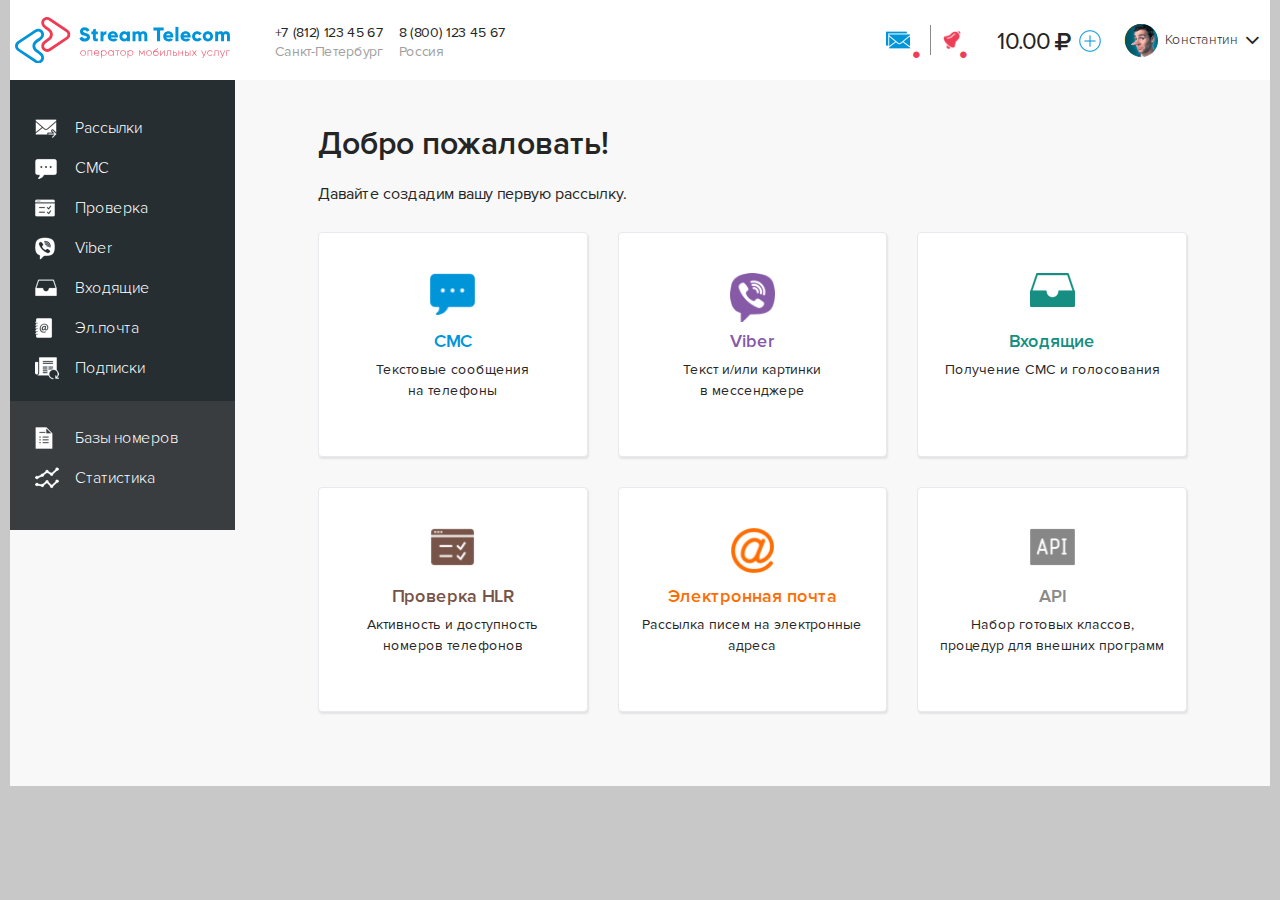
<file: StreamTelecom-git/index.html>
<!DOCTYPE html>
<html lang="en">
<head>
	<meta charset="UTF-8">
	<title>Start page 23</title>
	<meta name="robots" content="index, follow">
	<meta name="viewport" content="width=device-width, initial-scale=1.0, shrink-to-fit=no">
	<meta http-equiv="x-ua-compatible" content="ie=edge">
	<link rel="stylesheet" href="assets/css/spook.css"/>
	<link rel="stylesheet" href="assets/css/style.css"/>
	<script src="assets/js/modernizr-custom.js" type="javascript"></script>
</head>
<body>

<div class="container grid-xl">
	<header>
		<div class="logobox leftboxer">
			<a href="#" class="logobox"><img src="images/logo-st-300x65.svg" alt="logo"></a>
		</div>
		<div class="userbox rightboxer">
			<div class="phones">
				<span>+7 (812) 123 45 67<dfn>Санкт-Петербург</dfn></span>
				<span>8 (800) 123 45 67<dfn>Россия</dfn></span>
			</div>
			<div class="usermenu">
				<span>
					<img class="mbri-user" src="images/user.jpg" alt="user">
					Константин
				</span>
				<i class="fa fa-angle-down"></i>
			</div>
			<div class="payinfo">
				<span>10.00</span>
				<i class="fa fa-rub"></i>
			</div>
			<div class="communion">
				<span class="u-mess"></span>
				<span class="u-bell"></span>
			</div>
		</div>
	</header>

	<main>
		<div class="sidebox leftboxer">
			<div class="sidebar">
				<ul class="menu-links menu-homepage">
					<li class="menu-link respond"><a href="#">Рассылки</a></li>
					<li class="menu-link sms"><a href="#">СМС</a></li>
					<li class="menu-link hlr"><a href="#">Проверка</a></li>
					<li class="menu-link viber" ><a href="#">Viber</a></li>
					<li class="menu-link inbox"><a href="#">Входящие</a></li>
					<li class="menu-link mail"><a href="#">Эл.почта</a></li>
					<li class="menu-link subscr" ><a href="#">Подписки</a></li>
				</ul>
			</div>
			<div class="sidebar">
				<ul class="menu-links menu-homepage">
					<li class="menu-link base"><a href="#">Базы номеров</a></li>
					<li class="menu-link stat"><a href="#">Статистика</a></li>
				</ul>
			</div>
		</div>
		<div class="mainbox rightboxer">
			<div class="contenido">
				<h1>Добро пожаловать!</h1>
				<p>Давайте создадим вашу первую рассылку.</p>

				<div class="cards">
					<div class="wrapcard">
						<div class="card -sms">
							<figure><img src="assets/img/icons/sms.png" alt="sms"></figure>
							<h2>СМС</h2>
							<p>Текстовые сообщения на&nbsp;телефоны</p>
							<a class="linker" href="#">&nbsp;</a>
						</div>
					</div>

					<div class="wrapcard">
						<div class="card -viber">
							<figure><img src="assets/img/icons/viber.png" alt="sms"></figure>
							<h2>Viber</h2>
							<p>Текст и/или картинки в&nbsp;мессенджере</p>
							<a class="linker" href="#">&nbsp;</a>
						</div>
					</div>

					<div class="wrapcard">
						<div class="card -inbox">
							<figure><img src="assets/img/icons/inbox.png" alt="sms"></figure>
							<h2>Входящие</h2>
							<p>Получение СМС и&nbsp;голосования</p>
							<a class="linker" href="#">&nbsp;</a>
						</div>
					</div>

					<div class="wrapcard">
						<div class="card -hlr">
							<figure><img src="assets/img/icons/hlr.png" alt="sms"></figure>
							<h2>Проверка HLR</h2>
							<p>Активность и доступность номеров телефонов</p>
							<a class="linker" href="#">&nbsp;</a>
						</div>
					</div>

					<div class="wrapcard">
						<div class="card -email">
							<figure><img src="assets/img/icons/email.png" alt="sms"></figure>
							<h2>Электронная почта</h2>
							<p>Рассылка писем на&nbsp;электронные адреса</p>
							<a class="linker" href="#">&nbsp;</a>
						</div>
					</div>

					<div class="wrapcard">
						<div class="card -api">
							<figure><img src="assets/img/icons/api.png" alt="sms"></figure>
							<h2>API</h2>
							<p>Набор готовых классов, процедур для&nbsp;внешних программ</p>
							<a class="linker" href="#">&nbsp;</a>
						</div>
					</div>

				</div>
			</div>
		</div>
	</main>
</div><!-- // .container.grid-xl -->

<script src="assets/jquery/jquery-2.2.2.min.js"></script>
<script src="assets/js/script.js"></script>
</body>
</html>
</file>
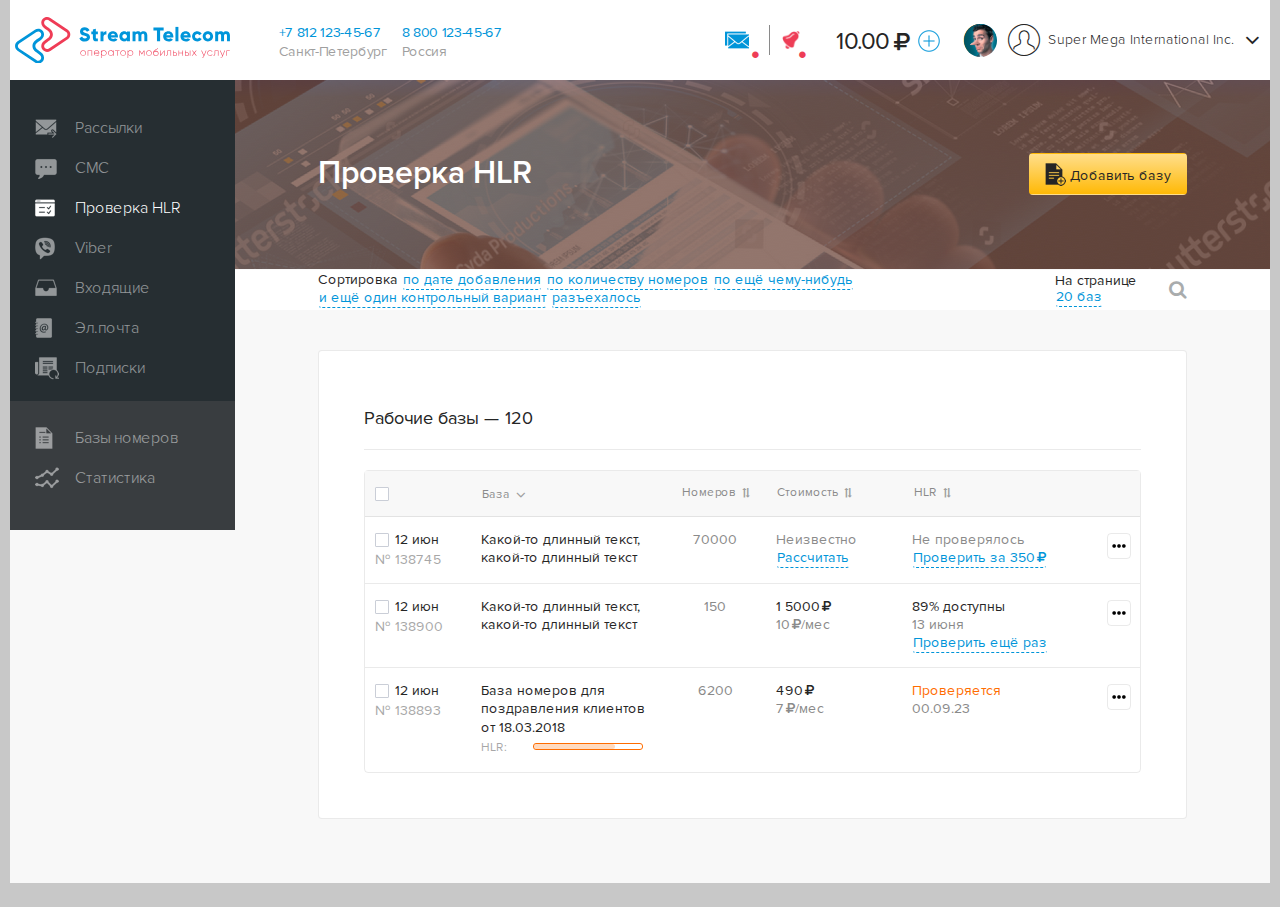
<file: StreamTelecom-git/hlr.html>
<!DOCTYPE html>
<!-- язык ru -->
<html lang="ru">
<head>
	<meta charset="UTF-8">
	<title>HLR</title>
	<meta name="robots" content="index, follow">
	<meta name="viewport" content="width=device-width, initial-scale=1.0, shrink-to-fit=no">
	<meta http-equiv="x-ua-compatible" content="ie=edge">
	<link rel="stylesheet" href="assets/css/spook.css"/>
	<link rel="stylesheet" href="assets/css/style.css"/>
	<!-- стандартный type  -->
	<script src="assets/js/modernizr-custom.js" type="text/javascript"></script>

</head>
<body>

<div class="container grid-xl">
	<header>
		<div class="logobox leftboxer">
			<a href="#" class="logobox"><img src="images/logo-st-300x65.svg" alt="logo"></a>
		</div>
		<div class="userbox rightboxer">
			<div class="phones">
				<!-- телефон отделил бы тегом явно, возможно добавив семантики немного и форматирования  -->
				<span><a href="tel:+78121234567">+7 812 123-45-67</a><dfn>Санкт-Петербург</dfn></span>
				<span><a href="tel:88001234567">8 800 123-45-67</a><dfn>Россия</dfn></span>
			</div>
			<div class="usermenu">
				<!-- если это usermenu и в нём может быть много пунктов, то нужно показать, как будет выглядеть выпадайка с несколькими пунктами; или же fa-angle-down там не нужен -->
				<span>
					<!-- если лого выше в svg, то может быть есть смысл позаботиться и намекнуть,
						как поддерживать ретину в фотках профиля, которые будут загружаться в джипег-->
					<img class="mbri-user" src="images/user.jpg" alt="user" />
					<!-- добавил спан и всё сломалось! так нельзя: добавление любого стандартного тега без класса/дива не должно приводить к изменению функционала или результирующей картинки, а должно давать предсказуемое поведение -->
					<span>Super Mega International Inc.</span>
				</span>
				<i class="fa fa-angle-down"></i>
			</div>
			<div class="payinfo">
				<span>10.00</span>
				<i class="fa fa-rub"></i>
			</div>
			<div class="communion">
				<span class="u-mess"></span>
				<span class="u-bell"></span>
			</div>
		</div>
	</header>
	<main>
		<div class="sidebox leftboxer">
			<div class="sidebar">
				<ul class="menu-links">
					<!-- кто отвечает за дизайн? при таких цветах ссылки выглядят выключенными, а не просто неактивными -->
					<li class="menu-link respond"><a href="#">Рассылки</a></li>
					<li class="menu-link sms"><a href="#">СМС</a></li>
					<li class="menu-link hlr active"><a href="#">Проверка HLR</a></li>
					<li class="menu-link viber" ><a href="#">Viber</a></li>
					<li class="menu-link inbox"><a href="#">Входящие</a></li>
					<li class="menu-link mail"><a href="#">Эл.почта</a></li>
					<li class="menu-link subscr" ><a href="#">Подписки</a></li>
				</ul>
			</div>
			<div class="sidebar">
				<!-- кто отвечает за дизайн? серое на сером, очень низкая контрастность + тонкий шрифт, так нельзя -->
				<ul class="menu-links">
					<li class="menu-link base"><a href="#">Базы номеров</a></li>
					<li class="menu-link stat"><a href="#">Статистика</a></li>
				</ul>
			</div>
		</div>
		<div class="mainbox rightboxer">
			<div class="herobox hb-hlr">
				<!-- состояния типа ховера планируются? -->
				<h1>Проверка HLR<button class="btn btn-yellow btn-resp">Добавить базу</button></h1>
			</div>
			<div class="filter">
				<div class="filter-content">
					<div class="fbox">
						<!-- вот я попробовал расширить и сделал несколько сортировок, это ожидаемый результат? какая сейчас включена непонятно -->
						Сортировка <button class="btn btn-link clean">по дате добавления</button>
						<button class="btn btn-link clean">по количеству номеров</button>
						<button class="btn btn-link clean">по ещё чему-нибудь</button>
						<button class="btn btn-link clean">и ещё один контрольный вариант</button>
						<button class="btn btn-link clean">разъехалось</button>
					</div>
					<div class="fbox">
						<!-- если есть управление пагинатором, то гда сам пагинатор?  -->
						На странице <button class="btn btn-link clean">20 баз</button>
					</div>
					<div class="fbox">
						<!-- что тут будет, пока не развораивается в поисковое поле? -->
						<i class="fa fa-search"></i>
					</div>
				</div>
			</div>
			<div class="contenido standardpage">
				<div class="whitebox">
					<h2>
						<!-- серьёзно так в протототипе, заголовое "Рабочие базы — 120"? :( Владивосток 2000 -->
						Рабочие базы &mdash; <span>120</span>
					</h2>
					<div class="wb-body">
						<div class="wrapper">
							<div class="tablo picker five-cols">
								<div class="form-group">
									<div class="rowbox flexy header-group">
										<label class="form-checkbox">
											<input type="checkbox" name="chb-01" id="item000">
											<i class="form-icon"></i>
										</label>
										<label class="form-label two">
											<!-- что прячет этот шеврон тут? Может быть Название? -->
											<span>База <i class="fa fa-angle-down"></i></span>
										</label>
										<label class="form-label three">
											<!-- вероятно, тут предполагалась сортировка, как показать включенную по возрастанию/убыванию? если это сортировка, то зачем переключалка вверху, а дядька в Киеве? Выключка колонки с числами по центру — плохо для визуального сравнения -->
											<span>Номеров <i class="fa fa-exchange"></i></span>
										</label>
										<label class="form-label four">
											<!-- а здесь выключка слева, тоже плохо — это ж деньги, справа должно быть -->
											<span>Стоимость <i class="fa fa-exchange"></i></span>
										</label>
										<label class="form-label five">
											<span>HLR <i class="fa fa-exchange"></i></span>
										</label>
									</div>
									<div class="rowbox flexy">
										<label class="form-checkbox">
											<input type="checkbox" name="chb-01" id="item001">
											<i class="form-icon"></i><var class="date">12 июн</var>
											<dfn>№ 138745</dfn>
										</label>
										<label class="form-label two" for="item001">
											<span>Какой-то длинный текст, какой-то длинный текст</span>
										</label>
										<label class="form-label three">
											<span>70000</span>
										</label>
										<label class="form-label four">
											<span class="text-grey">Неизвестно</span>
											<button class="btn btn-link clean">Рассчитать</button>
										</label>
										<label class="form-label five">
											<span class="text-grey">Не проверялось</span>
											<!-- сверху символ рубля включали <i class="fa fa-rub"></i> а тут уже var class rubs -->
											<button class="btn btn-link clean">Проверить за <var class="rubs">350</var></button>
										</label>
										<label class="form-label six">
											<img class="more-dots" src="assets/img/icons/more.png" alt="more">
										</label>
									</div>
									<div class="rowbox flexy">
										<label class="form-checkbox">
											<input type="checkbox" name="chb-01" id="item002">
											<i class="form-icon"></i><var class="date">12 июн</var>
											<dfn>№ 138900</dfn>
										</label>
										<label class="form-label two" for="item002">
											<span>Какой-то длинный текст, какой-то длинный текст</span>
										</label>
										<label class="form-label three">
											<span>150</span>
										</label>
										<label class="form-label four">
											<!-- тут стал уже третий вариант — спан класс рубс и вар вместе -->
											<span class="rubs">1 5000</span>
											<span class="text-grey"><var class="rubs">10</var>/мес</span>
										</label>
										<label class="form-label five">
											<span>89% доступны</span>
											<span class="text-grey">13 июня</span>
											<button class="btn btn-link clean">Проверить ещё раз</button>
										</label>
										<label class="form-label six">
											<img class="more-dots" src="assets/img/icons/more.png" alt="more">
										</label>
									</div>
									<div class="rowbox flexy">
										<label class="form-checkbox">
											<input type="checkbox" name="chb-01" id="item003">
											<i class="form-icon"></i><var class="date">12 июн</var>
											<dfn>№ 138893</dfn>
										</label>
										<label class="form-label two" for="item003">
											<span>База номеров для поздравления клиентов от <var>18.03.2018</var></span>
											<span class="-pcol">
												<var>HLR:</var>
												<dfn>
													<span class="progress-bar">
														<abbr style="width: 75%;"></abbr>
													</span>
												</dfn>
											</span>
										</label>
										<label class="form-label three">
											<span>6200</span>
										</label>
										<label class="form-label four">
											<span class="rubs">490</span>
											<span class="text-grey"><var class="rubs">7</var>/мес</span>
										</label>
										<label class="form-label five">
											<span class="text-orange">Проверяется</span>
											<!-- это число что - дата или время или что? без бутылки не понять -->
											<span class="text-grey">00.09.23</span>
										</label>
										<label class="form-label six">
											<!-- тут пришли иконки в ПНГ. От них никак не избавиться? Может быть всё в СВГ сразу, чтоб на ретинах было хорошо? Или тогда уж всё у font awesome брать -->
											<img class="more-dots" src="assets/img/icons/more.png" alt="more">
										</label>
									</div>
								</div>
							</div>
							<!--<p><button class="btn btn-big">Посмотреть все базы</button></p>-->
						</div>
					</div>
				</div>

			</div>
		</div>
	</main>
</div>


<script src="assets/jquery/jquery-2.2.2.min.js"></script>
<script src="assets/js/script.js"></script>
</body>
</html>
</file>
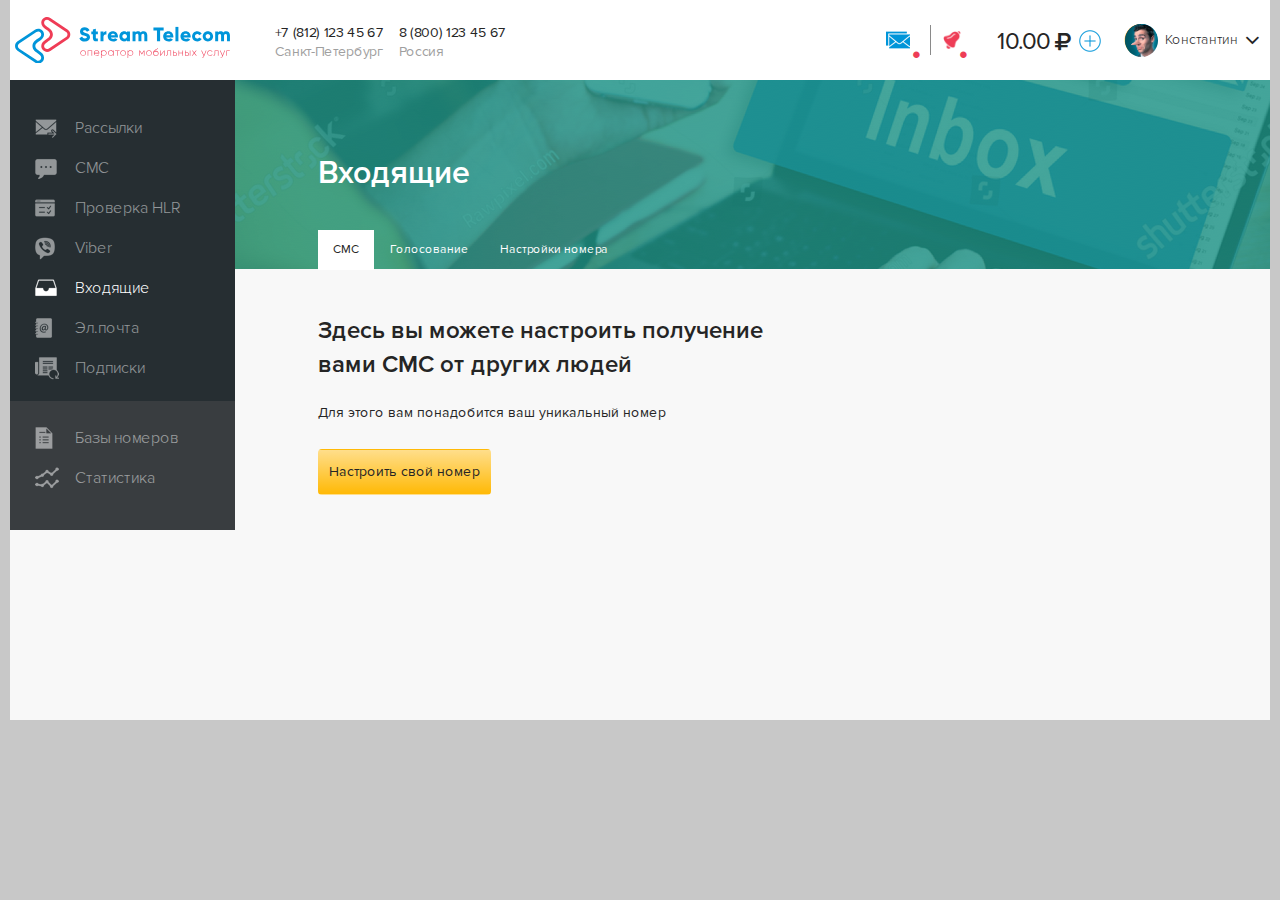
<file: StreamTelecom-git/inbox.html>
<!DOCTYPE html>
<html lang="en">
<head>
	<meta charset="UTF-8">
	<title>Inbox</title>
	<meta name="robots" content="index, follow">
	<meta name="viewport" content="width=device-width, initial-scale=1.0, shrink-to-fit=no">
	<meta http-equiv="x-ua-compatible" content="ie=edge">
	<link rel="stylesheet" href="assets/css/spook.css"/>
	<link rel="stylesheet" href="assets/css/style.css"/>
	<script src="assets/js/modernizr-custom.js" type="javascript"></script>
</head>
<body>

<div class="container grid-xl">
	<header>
		<div class="logobox leftboxer">
			<a href="#" class="logobox"><img src="images/logo-st-300x65.svg" alt="logo"></a>
		</div>
		<div class="userbox rightboxer">
			<div class="phones">
				<span>+7 (812) 123 45 67<dfn>Санкт-Петербург</dfn></span>
				<span>8 (800) 123 45 67<dfn>Россия</dfn></span>
			</div>
			<div class="usermenu">
				<span>
					<img class="mbri-user" src="images/user.jpg" alt="user">
					Константин
				</span>
				<i class="fa fa-angle-down"></i>
			</div>
			<div class="payinfo">
				<span>10.00</span>
				<i class="fa fa-rub"></i>
			</div>
			<div class="communion">
				<span class="u-mess"></span>
				<span class="u-bell"></span>
			</div>
		</div>
	</header>
	<main>
		<div class="sidebox leftboxer">
			<div class="sidebar">
				<ul class="menu-links">
					<li class="menu-link respond"><a href="#">Рассылки</a></li>
					<li class="menu-link sms"><a href="#">СМС</a></li>
					<li class="menu-link hlr"><a href="#">Проверка HLR</a></li>
					<li class="menu-link viber" ><a href="#">Viber</a></li>
					<li class="menu-link inbox active"><a href="#">Входящие</a></li>
					<li class="menu-link mail"><a href="#">Эл.почта</a></li>
					<li class="menu-link subscr" ><a href="#">Подписки</a></li>
				</ul>
			</div>
			<div class="sidebar">
				<ul class="menu-links">
					<li class="menu-link base"><a href="#">Базы номеров</a></li>
					<li class="menu-link stat"><a href="#">Статистика</a></li>
				</ul>
			</div>
		</div>
		<div class="mainbox rightboxer">
			<div class="herobox hb-inbox">
				<h1>Входящие</h1>
			</div>
			<div class="menu-plus">
				<ul>
					<li><a class="active" href="#">СМС</a></li>
					<li><a href="#">Голосование</a></li>
					<li><a href="#">Настройки номера</a></li>
				</ul>
			</div>
			<div class="contenido standardpage">
				<h2>Здесь вы можете настроить получение <br>вами СМС от других людей</h2>
				<p>Для этого вам понадобится ваш уникальный номер</p>
				<p><button class="btn btn-yellow">Настроить свой номер</button></p>
			</div>
		</div>
	</main>
</div>


<script src="assets/jquery/jquery-2.2.2.min.js"></script>
<script src="assets/js/script.js"></script>
</body>
</html>
</file>
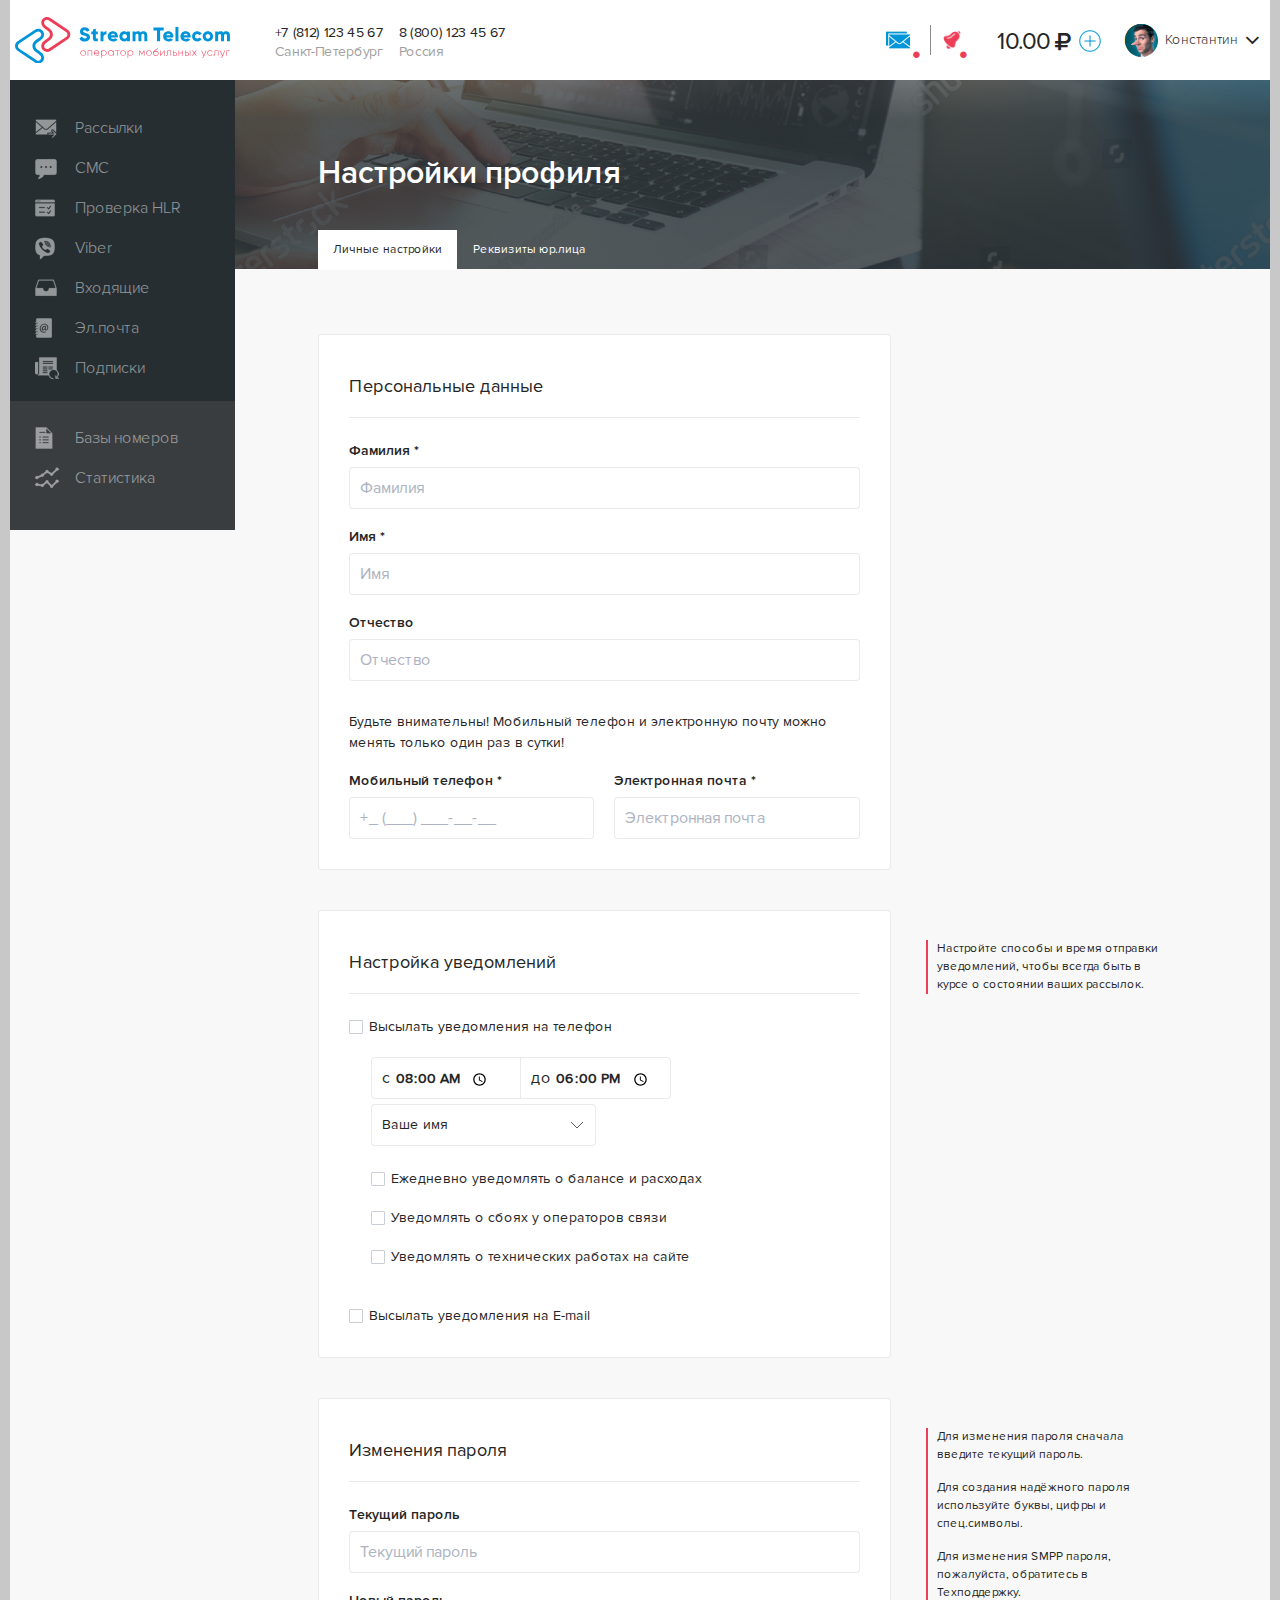
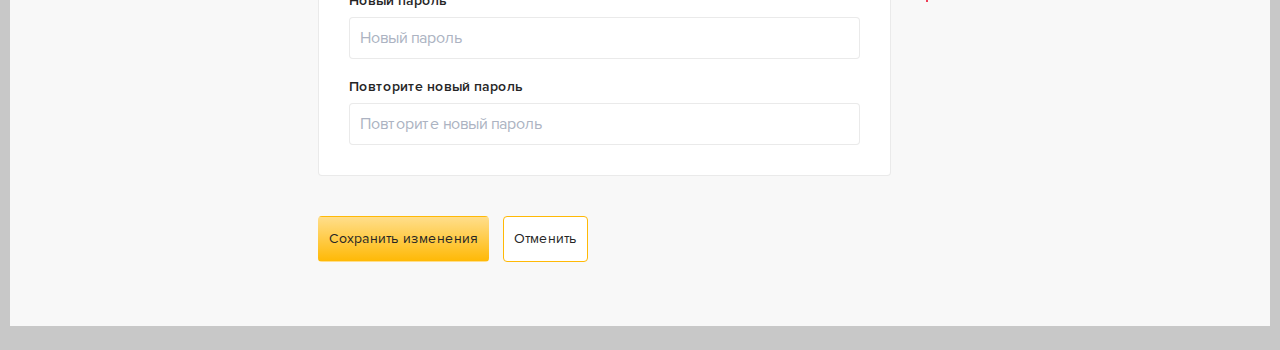
<file: StreamTelecom-git/profile.html>
<!DOCTYPE html>
<html lang="en">
<head>
	<meta charset="UTF-8">
	<title>Profile</title>
	<meta name="robots" content="index, follow">
	<meta name="viewport" content="width=device-width, initial-scale=1.0, shrink-to-fit=no">
	<meta http-equiv="x-ua-compatible" content="ie=edge">
	<link rel="stylesheet" href="assets/css/spook.css"/>
	<link rel="stylesheet" href="assets/css/style.css"/>
	<script src="assets/js/modernizr-custom.js" type="javascript"></script>
</head>
<body>

<div class="container grid-xl">
	<header>
		<div class="logobox leftboxer">
			<a href="#" class="logobox"><img src="images/logo-st-300x65.svg" alt="logo"></a>
		</div>
		<div class="userbox rightboxer">
			<div class="phones">
				<span>+7 (812) 123 45 67<dfn>Санкт-Петербург</dfn></span>
				<span>8 (800) 123 45 67<dfn>Россия</dfn></span>
			</div>
			<div class="usermenu">
				<span>
					<img class="mbri-user" src="images/user.jpg" alt="user">
					Константин
				</span>
				<i class="fa fa-angle-down"></i>
			</div>
			<div class="payinfo">
				<span>10.00</span>
				<i class="fa fa-rub"></i>
			</div>
			<div class="communion">
				<span class="u-mess"></span>
				<span class="u-bell"></span>
			</div>
		</div>
	</header>
	<main>
		<div class="sidebox leftboxer">
			<div class="sidebar">
				<ul class="menu-links">
					<li class="menu-link respond"><a href="#">Рассылки</a></li>
					<li class="menu-link sms"><a href="#">СМС</a></li>
					<li class="menu-link hlr"><a href="#">Проверка HLR</a></li>
					<li class="menu-link viber" ><a href="#">Viber</a></li>
					<li class="menu-link inbox"><a href="#">Входящие</a></li>
					<li class="menu-link mail"><a href="#">Эл.почта</a></li>
					<li class="menu-link subscr" ><a href="#">Подписки</a></li>
				</ul>
			</div>
			<div class="sidebar">
				<ul class="menu-links">
					<li class="menu-link base"><a href="#">Базы номеров</a></li>
					<li class="menu-link stat"><a href="#">Статистика</a></li>
				</ul>
			</div>
		</div>
		<div class="mainbox rightboxer">
			<div class="herobox hb-profile">
				<h1>Настройки профиля</h1>
			</div>
			<div class="menu-plus">
				<ul>
					<li><a class="active" href="#">Личные настройки</a></li>
					<li><a href="#">Реквизиты юр.лица</a></li>
				</ul>
			</div>

			<div class="contenido standardpage">

				<div class="columns">
					<div class="column col-8">
						<div class="whitebox">
							<h2>Персональные данные</h2>
							<div class="wb-body">
								<div class="wrapper">
									<div class="form-group">
										<label for="lastName">Фамилия *</label>
										<input class="form-input" type="text" id="lastName" placeholder="Фамилия">
									</div>
									<div class="form-group">
										<label for="firstName">Имя *</label>
										<input class="form-input" type="text" id="firstName" placeholder="Имя">
									</div>
									<div class="form-group">
										<label for="secName">Отчество</label>
										<input class="form-input" type="text" id="secName" placeholder="Отчество">
									</div>
									<div class="form-group columns">
										<div class="column col-12 pt15">
											<p>Будьте внимательны! Мобильный телефон и электронную почту можно менять только один раз в сутки!</p>
										</div>
										<div class="column col-6 pt15">
											<label for="input-phone">Мобильный телефон *</label>
											<input class="form-input" type="text" id="input-phone" placeholder="+_ (___) ___-__-__">
										</div>
										<div class="column col-6 pt15">
											<label for="input-email">Электронная почта *</label>
											<input class="form-input" type="email" id="input-email" placeholder="Электронная почта">
										</div>
									</div>
								</div>
							</div>
						</div><!-- // .whitebox -->
					</div>
					<div class="column col-4">
						<div class="simplebox">
							&nbsp;
						</div>
					</div>
				</div><!-- // .columns -->

				<div class="columns">
					<div class="column col-8">
						<div class="whitebox">
							<h2>Настройка уведомлений</h2>
							<div class="wb-body">
								<div class="wrapper">
									<div class="form-group">
										<label class="form-checkbox">
											<input type="checkbox">
											<i class="form-icon"></i> Высылать уведомления на телефон
										</label>
									</div>

									<div class="simplebox subgroup">
										<div class="input-group douplet">
											<label for="usr_time1">
												c <input class="form-input" type="time" value="08:00" id="usr_time1" name="usr_time1">
											</label>
											<label for="usr_time2">
												до <input class="form-input" type="time" value="18:00" id="usr_time2" name="usr_time2">
											</label>
										</div>
										<div class="from-group">
											<label class="form-label no" for="yourName">Ваше имя</label>
											<select class="form-select" id="yourName">
												<option>Ваше имя</option>
												<option>Konstantin</option>
												<option>John</option>
												<option>Bob</option>
											</select>
										</div>
										<div class="form-group mt20">
											<label class="form-checkbox">
												<input type="checkbox">
												<i class="form-icon"></i> Ежедневно уведомлять о балансе и расходах
											</label>
										</div>
										<div class="form-group">
											<label class="form-checkbox">
												<input type="checkbox">
												<i class="form-icon"></i> Уведомлять о сбоях у операторов связи
											</label>
										</div>
										<div class="form-group">
											<label class="form-checkbox">
												<input type="checkbox">
												<i class="form-icon"></i> Уведомлять о технических работах на сайте
											</label>
										</div>
									</div><!-- // .subgroup -->

									<div class="form-group">
										<label class="form-checkbox">
											<input type="checkbox">
											<i class="form-icon"></i> Высылать уведомления на E-mail
										</label>
									</div>
								</div>
							</div>
						</div><!-- // .whitebox -->
					</div>
					<div class="column col-4">
						<div class="simplebox">
							<p class="prompt">Настройте способы и время отправки уведомлений, чтобы всегда быть в курсе о состоянии ваших рассылок.</p>
						</div>
					</div>
				</div>

				<div class="columns">
					<div class="column col-8">
						<div class="whitebox">
							<h2>Изменения пароля</h2>
							<div class="wb-body">
								<div class="wrapper">
									<div class="form-group">
										<label for="currentPass">Текущий пароль</label>
										<input class="form-input" type="text" id="currentPass" placeholder="Текущий пароль">
									</div>
									<div class="form-group">
										<label for="newPass">Новый пароль</label>
										<input class="form-input" type="text" id="newPass" placeholder="Новый пароль">
									</div>
									<div class="form-group">
										<label for="repeatPass">Повторите новый пароль</label>
										<input class="form-input" type="text" id="repeatPass" placeholder="Повторите новый пароль">
									</div>
								</div>
							</div>
						</div><!-- // .whitebox -->
					</div>
					<div class="column col-4">
						<div class="simplebox">
							<p class="prompt">Для изменения пароля сначала введите текущий пароль.</p>
							<p class="prompt">Для создания надёжного пароля используйте буквы, цифры и спец.символы.</p>
							<p class="prompt">Для изменения SMPP пароля, пожалуйста, обратитесь в Техподдержку.</p>
						</div>
					</div>
				</div><!-- // .columns -->

				<button class="btn btn-yellow nomt">Сохранить изменения</button>
				<button class="btn btn-primary -yellow">Отменить</button>

			</div>
		</div>
	</main>
</div>


<script src="assets/jquery/jquery-2.2.2.min.js"></script>
<script src="assets/js/script.js"></script>
</body>
</html>
</file>
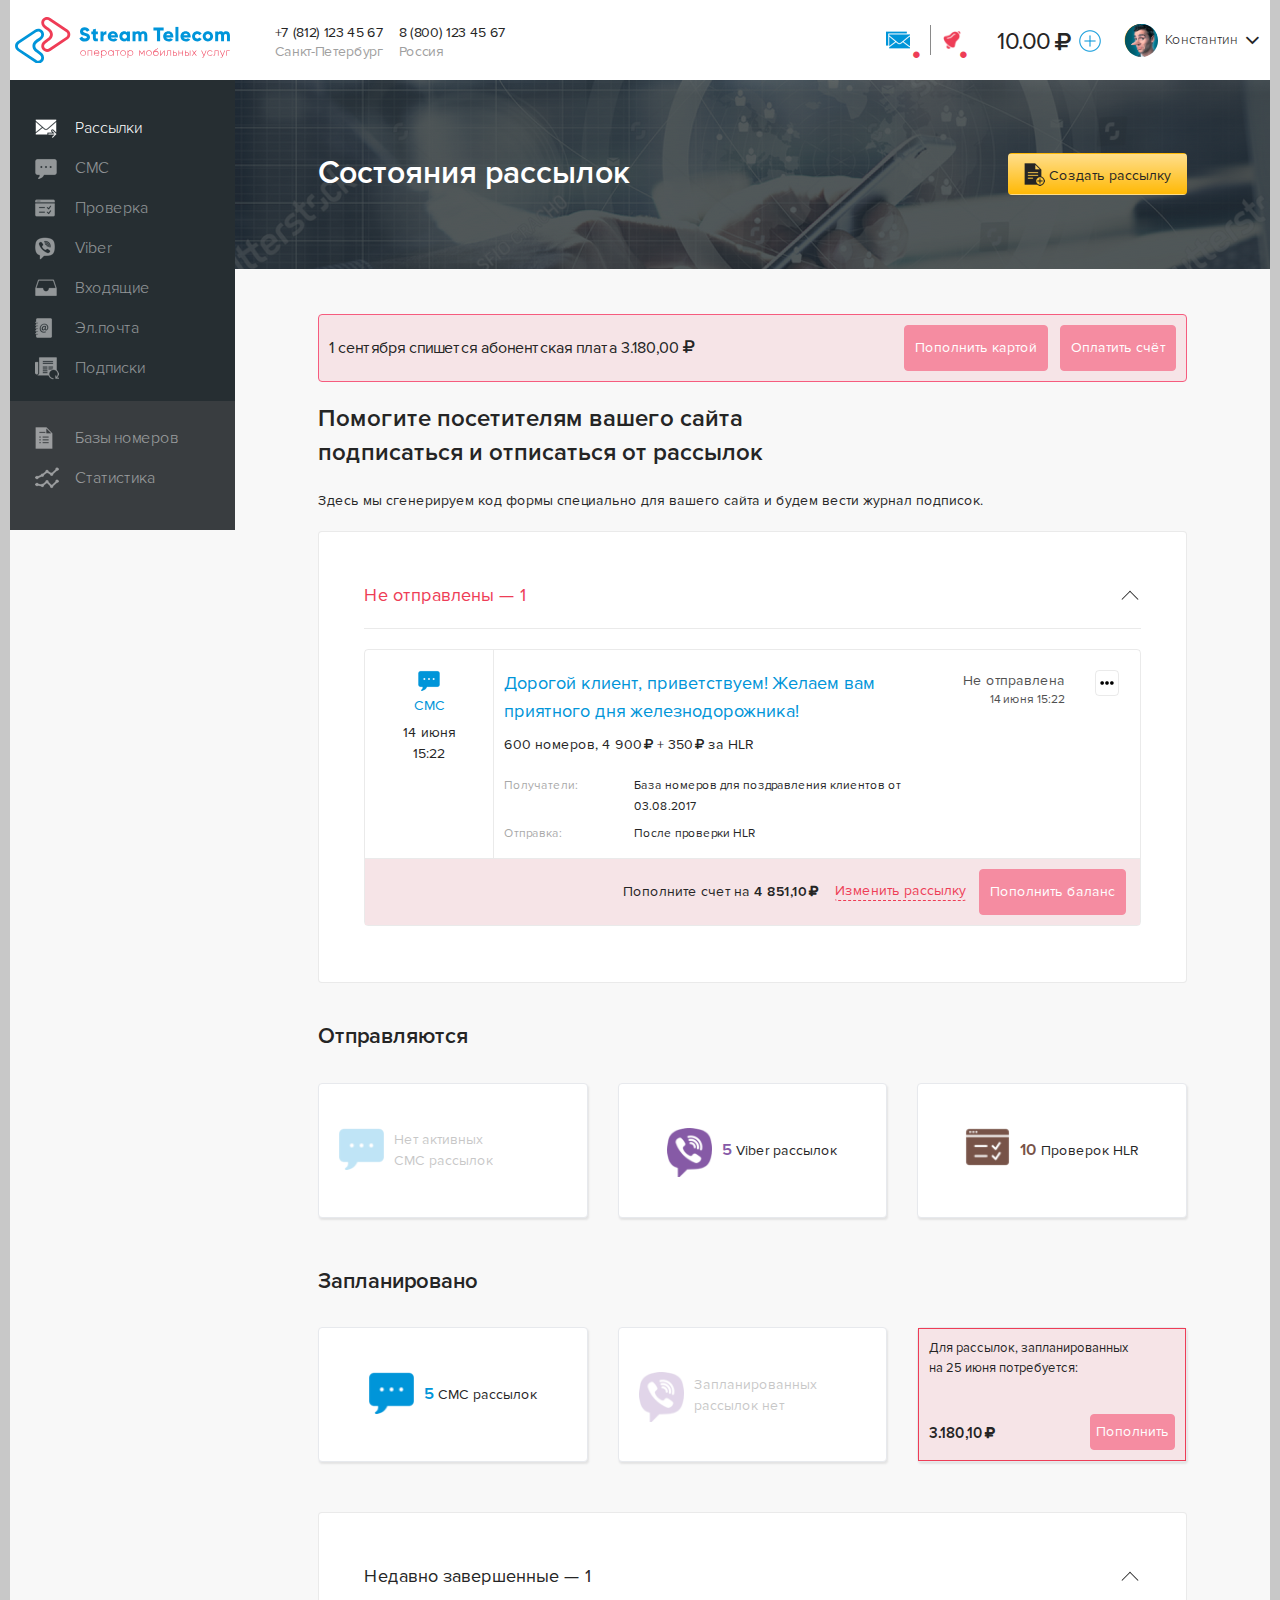
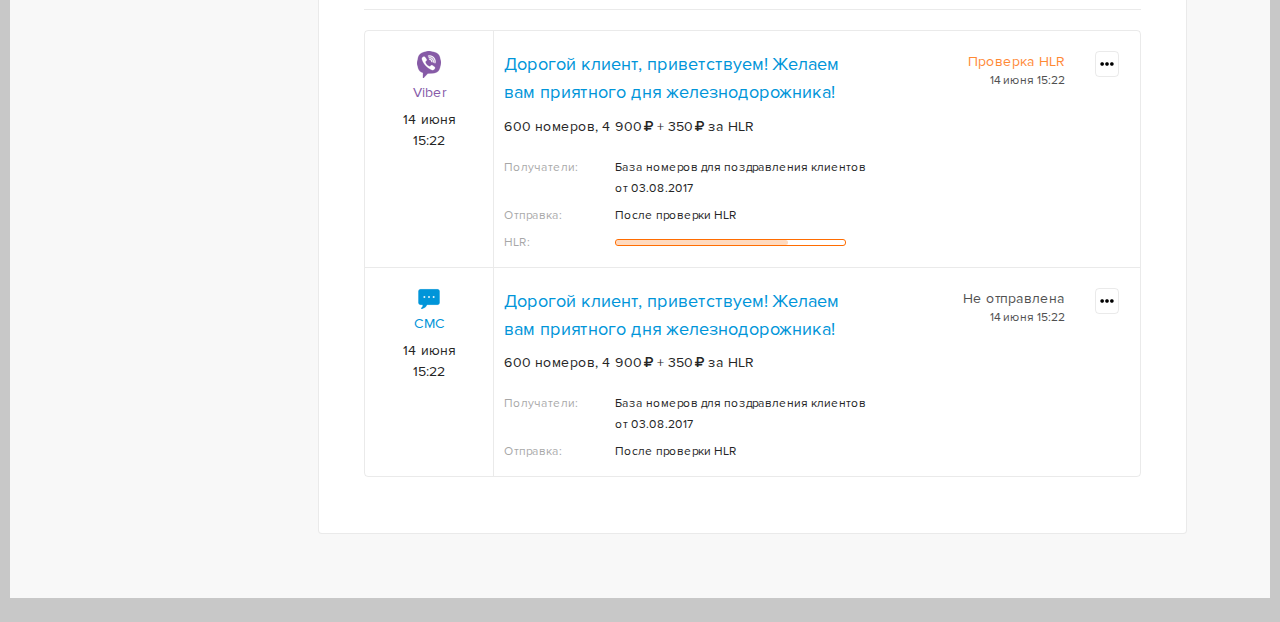
<file: StreamTelecom-git/responder.html>
<!DOCTYPE html>
<html lang="en">
<head>
	<meta charset="UTF-8">
	<title>Responder page</title>
	<meta name="robots" content="index, follow">
	<meta name="viewport" content="width=device-width, initial-scale=1.0, shrink-to-fit=no">
	<meta http-equiv="x-ua-compatible" content="ie=edge">
	<link rel="stylesheet" href="assets/css/spook.css"/>
	<link rel="stylesheet" href="assets/css/style.css"/>
	<script src="assets/js/modernizr-custom.js" type="javascript"></script>
</head>
<body>

<div class="container grid-xl">
	<header>
		<div class="logobox leftboxer">
			<a href="#" class="logobox"><img src="images/logo-st-300x65.svg" alt="logo"></a>
		</div>
		<div class="userbox rightboxer">
			<div class="phones">
				<span>+7 (812) 123 45 67<dfn>Санкт-Петербург</dfn></span>
				<span>8 (800) 123 45 67<dfn>Россия</dfn></span>
			</div>
			<div class="usermenu">
				<span>
					<img class="mbri-user" src="images/user.jpg" alt="user">
					Константин
				</span>
				<i class="fa fa-angle-down"></i>
			</div>
			<div class="payinfo">
				<span>10.00</span>
				<i class="fa fa-rub"></i>
			</div>
			<div class="communion">
				<span class="u-mess"></span>
				<span class="u-bell"></span>
			</div>
		</div>
	</header>

	<main>
		<div class="sidebox leftboxer">
			<div class="sidebar">
				<ul class="menu-links">
					<li class="menu-link respond active"><a href="#">Рассылки</a></li>
					<li class="menu-link sms"><a href="#">СМС</a></li>
					<li class="menu-link hlr"><a href="#">Проверка</a></li>
					<li class="menu-link viber" ><a href="#">Viber</a></li>
					<li class="menu-link inbox"><a href="#">Входящие</a></li>
					<li class="menu-link mail"><a href="#">Эл.почта</a></li>
					<li class="menu-link subscr" ><a href="#">Подписки</a></li>
				</ul>
			</div>
			<div class="sidebar">
				<ul class="menu-links">
					<li class="menu-link base"><a href="#">Базы номеров</a></li>
					<li class="menu-link stat"><a href="#">Статистика</a></li>
				</ul>
			</div>
		</div>
		<div class="mainbox rightboxer">
			<div class="herobox hb-responder">
				<h1>Состояния рассылок<button class="btn btn-yellow btn-resp">Создать рассылку</button></h1>
			</div>
			<div class="contenido standardpage">

				<div class="st-panel -inred">
					<div class="columns">
						<div class="column col-lg-8 col-md-5">
							<p>1 сентября спишется абонентская&nbsp;плата&nbsp;<var>3.180,00 <i class="fa fa-rub"></i></var></p>
						</div>
						<div class="column col-lg-4 col-md-7 text-right">
							<button class="btn">Пополнить картой</button>
							<button class="btn">Оплатить счёт</button>
						</div>
					</div>
				</div>

				<h2>Помогите посетителям вашего сайта <br>подписаться и отписаться от рассылок</h2>
				<p>Здесь мы сгенерируем код формы специально для вашего сайта и будем вести журнал подписок.</p>

				<div class="whitebox">
					<div class="accordion">
						<input type="checkbox" id="accordion-1" name="accordion-checkbox" hidden checked>
						<label class="accordion-header" for="accordion-1">
							<i class="icon icon-arrow-down mr-1"></i>
							<span class="negative">Не отправлены &mdash; 1</span>
						</label>
						<div class="accordion-body">
							<div class="wp-body">
								<div class="wrapper">
									<div class="tablo picker">
										<div class="rowbox -colgroup">
											<div class="columns">
												<div class="one text-center column col-2">
													<p class="icon-text -sms">
														<img src="assets/img/icons/sms-small.png" alt="sms">
														CMC
													</p>
													<p>14 июня<br>15:22</p>
												</div>
												<div class="two column col-7">
													<h4>Дорогой клиент, приветствуем! Желаем вам приятного дня железнодорожника!</h4>
													<p>600 номеров, <span class="rubs">4 900</span> + <span class="rubs">350</span> за HLR</p>
													<p class="-pcol">
														<var>Получатели:</var>
														<dfn>База номеров для поздравления клиентов от 03.08.2017</dfn></p>
													<p class="-pcol">
														<var>Отправка:</var>
														<dfn>После проверки HLR</dfn>
													</p>
												</div>
												<div class="three text-right column col-2">
													<p>Не отправлена <span>14 июня 15:22</span></p>
												</div>
												<div class="four text-center column col-1">
													<img class="more-dots" src="assets/img/icons/more.png" alt="more">
												</div>
											</div>
										</div>
										<div class="rowbox -warning -inred">
											<var>Пополните счет на <strong class="rubs">4 851,10</strong></var>
											<button class="btn btn-link">Изменить рассылку</button>
											<button class="btn btn-red">Пополнить баланс</button>
										</div>
									</div>
								</div>
							</div>

						</div>
					</div>
				</div><!-- // .whitebox -->

				<h3>Отправляются</h3>

				<div class="cards">
					<div class="wrapcard">
						<div class="card -sms -minicard no-action">
							<figure><img src="assets/img/icons/sms.png" alt="sms"></figure>
							<p>Нет активных СМС&nbsp;рассылок</p>
							<a class="linker" href="#">&nbsp;</a>
						</div>
					</div>

					<div class="wrapcard">
						<div class="card -viber -minicard">
							<figure><img src="assets/img/icons/viber.png" alt="sms"></figure>
							<p><strong	class="text-violet">5</strong> Viber рассылок</p>
							<a class="linker" href="#">&nbsp;</a>
						</div>
					</div>

					<div class="wrapcard">
						<div class="card -hlr -minicard">
							<figure><img src="assets/img/icons/hlr.png" alt="sms"></figure>
							<p><strong	class="text-brown">10</strong> Проверок HLR</p>
							<a class="linker" href="#">&nbsp;</a>
						</div>
					</div>
				</div>

				<h3>Запланировано</h3>

				<div class="cards">
					<div class="wrapcard">
						<div class="card -sms -minicard">
							<figure><img src="assets/img/icons/sms.png" alt="sms"></figure>
							<p><strong	class="text-blue">5</strong> CMC рассылок</p>
							<a class="linker" href="#">&nbsp;</a>
						</div>
					</div>

					<div class="wrapcard">
						<div class="card -viber -minicard no-action">
							<figure><img src="assets/img/icons/viber.png" alt="sms"></figure>
							<p>Запланированных рассылок нет</p>
							<a class="linker" href="#">&nbsp;</a>
						</div>
					</div>

					<div class="wrapcard">
						<div class="card -api -minicard">
							<figure><img src="assets/img/icons/api.png" alt="sms"></figure>
							<p>Набор готовых классов, процедур для внешних программ</p>
							<a class="linker topay" href="#">
								<span>Для рассылок, запланированных на&nbsp;<dfn>25 июня</dfn> потребуется:</span>
								<span class="rubs">3.180,10</span>
								<button class="btn btn-red">Пополнить</button>
							</a>
						</div>
					</div>

				</div>


				<div class="whitebox">
					<div class="accordion">
						<input type="checkbox" id="accordion-4" name="accordion-checkbox" hidden checked>
						<label class="accordion-header" for="accordion-4">
							<i class="icon icon-arrow-down mr-1"></i>
							<span class="">Недавно завершенные &mdash; 1</span>
						</label>
						<div class="accordion-body">
							<div class="wp-body">
								<div class="wrapper">
									<div class="tablo picker">
										<div class="rowbox -colgroup">
											<div class="columns">
												<div class="one text-center column col-2">
													<p class="icon-text -viber">
														<img src="assets/img/icons/viber-small.png" alt="sms">
														Viber
													</p>
													<p>14 июня<br>15:22</p>
												</div>
												<div class="two column col-6">
													<h4>Дорогой клиент, приветствуем! Желаем вам приятного дня железнодорожника!</h4>
													<p>600 номеров, <span class="rubs">4 900</span> + <span class="rubs">350</span> за HLR</p>
													<p class="-pcol">
														<var>Получатели:</var>
														<dfn>База номеров для поздравления клиентов от 03.08.2017</dfn></p>
													<p class="-pcol">
														<var>Отправка:</var>
														<dfn>После проверки HLR</dfn>
													</p>
													<p class="-pcol">
														<var>HLR:</var>
														<dfn>
															<span class="progress-bar">
																<abbr style="width: 75%;"></abbr>
															</span>
														</dfn>
													</p>
												</div>
												<div class="three text-right column col-3">
													<p class="text-orange">Проверка HLR <span>14 июня 15:22</span></p>
												</div>
												<div class="four text-center column col-1">
													<img class="more-dots" src="assets/img/icons/more.png" alt="more">
												</div>
											</div>
										</div>

										<div class="rowbox -colgroup">
											<div class="columns">
												<div class="one text-center column col-2">
													<p class="icon-text -sms">
														<img src="assets/img/icons/sms-small.png" alt="sms">
														CMC
													</p>
													<p>14 июня<br>15:22</p>
												</div>
												<div class="two column col-6">
													<h4>Дорогой клиент, приветствуем! Желаем вам приятного дня железнодорожника!</h4>
													<p>600 номеров, <span class="rubs">4 900</span> + <span class="rubs">350</span> за HLR</p>
													<p class="-pcol">
														<var>Получатели:</var>
														<dfn>База номеров для поздравления клиентов от 03.08.2017</dfn></p>
													<p class="-pcol">
														<var>Отправка:</var>
														<dfn>После проверки HLR</dfn>
													</p>
												</div>
												<div class="three text-right column col-3">
													<p>Не отправлена <span>14 июня 15:22</span></p>
												</div>
												<div class="four text-center column col-1">
													<img class="more-dots" src="assets/img/icons/more.png" alt="more">
												</div>
											</div>
										</div>

									</div>
								</div>
							</div>

						</div>
					</div>
				</div><!-- // .whitebox -->

			</div>
		</div>


	</main>
</div>

<script src="assets/jquery/jquery-2.2.2.min.js"></script>
<script src="assets/js/script.js"></script>
</body>
</html>
</file>
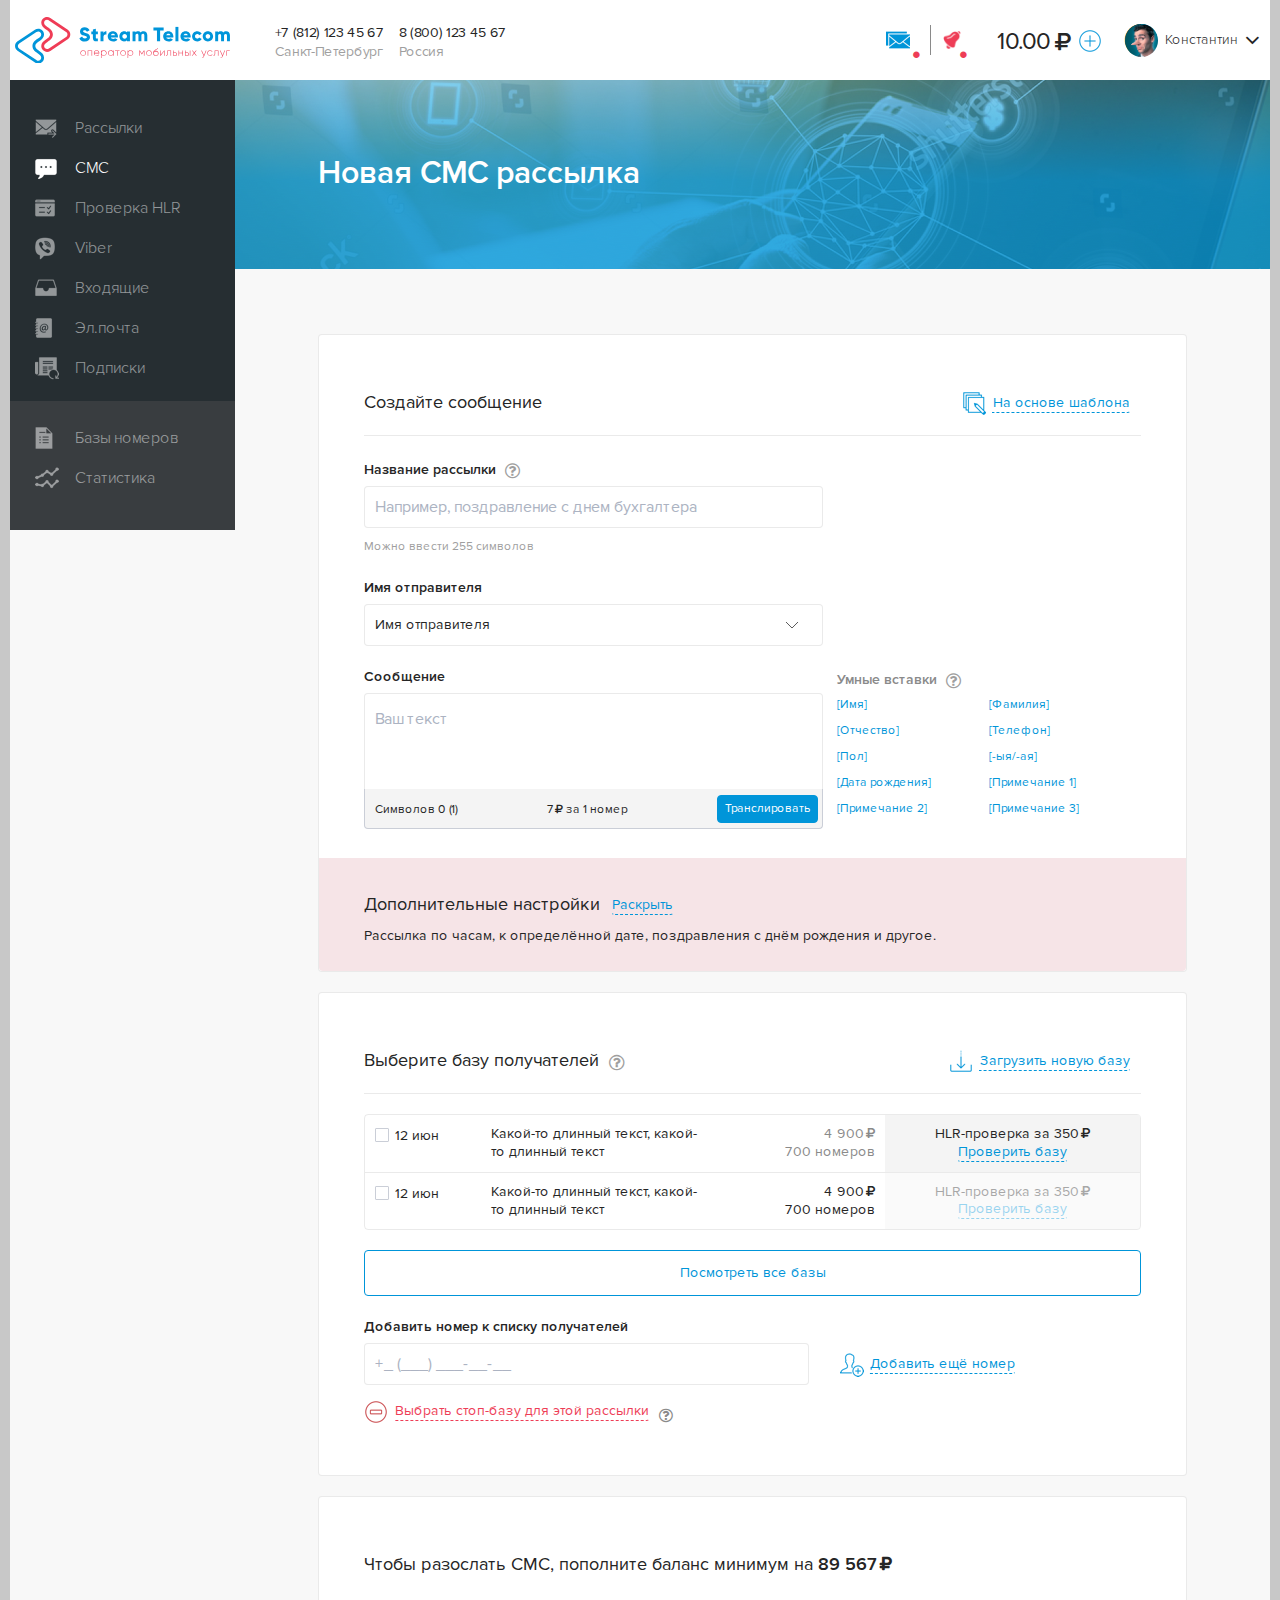
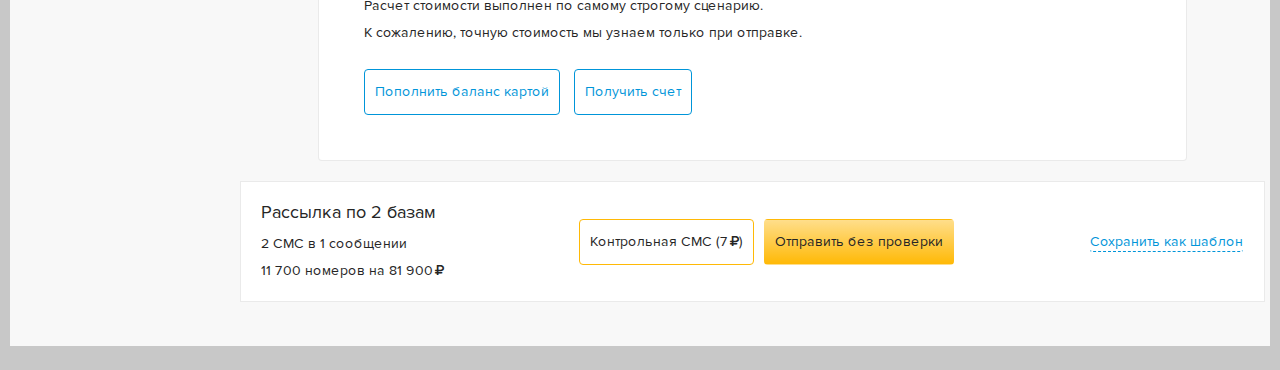
<file: StreamTelecom-git/sms.html>
<!DOCTYPE html>
<html lang="en">
<head>
	<meta charset="UTF-8">
	<title>New SMS</title>
	<meta name="robots" content="index, follow">
	<meta name="viewport" content="width=device-width, initial-scale=1.0, shrink-to-fit=no">
	<meta http-equiv="x-ua-compatible" content="ie=edge">
	<link rel="stylesheet" href="assets/css/spook.css"/>
	<link rel="stylesheet" href="assets/css/style.css"/>
	<script src="assets/js/modernizr-custom.js" type="javascript"></script>
</head>
<body>

<div class="container grid-xl">
	<header>
		<div class="logobox leftboxer">
			<a href="#" class="logobox"><img src="images/logo-st-300x65.svg" alt="logo"></a>
		</div>
		<div class="userbox rightboxer">
			<div class="phones">
				<span>+7 (812) 123 45 67<dfn>Санкт-Петербург</dfn></span>
				<span>8 (800) 123 45 67<dfn>Россия</dfn></span>
			</div>
			<div class="usermenu">
				<span>
					<img class="mbri-user" src="images/user.jpg" alt="user">
					Константин
				</span>
				<i class="fa fa-angle-down"></i>
			</div>
			<div class="payinfo">
				<span>10.00</span>
				<i class="fa fa-rub"></i>
			</div>
			<div class="communion">
				<span class="u-mess"></span>
				<span class="u-bell"></span>
			</div>
		</div>
	</header>
	<main>
		<div class="sidebox leftboxer">
			<div class="sidebar">
				<ul class="menu-links">
					<li class="menu-link respond"><a href="#">Рассылки</a></li>
					<li class="menu-link sms active"><a href="#">СМС</a></li>
					<li class="menu-link hlr"><a href="#">Проверка HLR</a></li>
					<li class="menu-link viber" ><a href="#">Viber</a></li>
					<li class="menu-link inbox"><a href="#">Входящие</a></li>
					<li class="menu-link mail"><a href="#">Эл.почта</a></li>
					<li class="menu-link subscr" ><a href="#">Подписки</a></li>
				</ul>
			</div>
			<div class="sidebar">
				<ul class="menu-links">
					<li class="menu-link base"><a href="#">Базы номеров</a></li>
					<li class="menu-link stat"><a href="#">Статистика</a></li>
				</ul>
			</div>
		</div>
		<div class="mainbox rightboxer">
			<div class="herobox hb-sms">
				<h1>Новая СМС рассылка</h1>
			</div>
			<!--<div class="menu-plus">
				<ul>
					<li><a class="active" href="#">СМС</a></li>
					<li><a href="#">Голосование</a></li>
					<li><a href="#">Настройки номера</a></li>
				</ul>
			</div>-->
			<div class="contenido standardpage">
				<div class="whitebox nopb">
					<h2>
						<button class="btn btn-link i-newtmp">На основе шаблона</button>
						Создайте сообщение
					</h2>
					<div class="wb-body">
						<div class="wrapper">
							<div class="form-group twocols">
								<div class="twocols-column col-left">
									<label class="form-label" for="input-001">Название рассылки <i class="fa fa-question-circle-o"></i></label>
									<input class="form-input" type="text" id="input-001" placeholder="Например, поздравление с днем бухгалтера">
									<cite>Можно ввести 255 символов</cite>
								</div>
								<div class="twocols-column col-right">
									&nbsp;
								</div>
							</div>
							<div class="form-group twocols">
								<div class="twocols-column col-left">
									<label class="form-label" for="senderName">Имя отправителя</label>
									<select class="form-select" id="senderName">
										<option>Имя отправителя</option>
										<option>Konstantin</option>
										<option>John</option>
										<option>Bob</option>
									</select>
								</div>
								<div class="twocols-column col-right">
									&nbsp;
								</div>
							</div>
							<div class="form-group twocols">
								<div class="twocols-column col-left">
									<label class="form-label" for="post">Сообщение</label>
									<textarea class="form-input noresize" id="post" placeholder="Ваш текст" rows="6"></textarea>
									<div class="textarea-tools">
										<span>Символов <var class="value">0</var> (<var class="from">1</var>)</span>
										<span><var class="rubs">7</var> за 1 номер</span>
										<button class="btn btn-small">Транслировать</button>
									</div>
								</div>
								<div class="twocols-column col-right">
									<label class="form-label text-grey">Умные вставки <i class="fa fa-question-circle-o"></i></label>
									<div class="incuts">
										<var>[Имя]</var>
										<var>[Фамилия]</var>
										<var>[Отчество]</var>
										<var>[Телефон]</var>
										<var>[Пол]</var>
										<var>[-ыя/-ая]</var>
										<var>[Дата рождения]</var>
										<var>[Примечание 1]</var>
										<var>[Примечание 2]</var>
										<var>[Примечание 3]</var>
									</div>
								</div>
							</div>
							<div class="st-panel fullwidth">
								<h2>Дополнительные настройки <button class="btn btn-link clear">Раскрыть</button></h2>
								<p>Рассылка по часам, к определённой дате, поздравления с днём рождения и другое.</p>
							</div>
						</div>
					</div>
				</div>
				<div class="whitebox">
					<h2>
						<button class="btn btn-link i-newdb">Загрузить новую базу</button>
						Выберите базу получателей <i class="fa fa-question-circle-o"></i>
					</h2>
					<div class="wb-body">
						<div class="wrapper">
							<div class="tablo picker five-cols -four">
								<div class="form-group">
									<div class="rowbox flexy">
										<label class="form-checkbox">
											<input type="checkbox" name="chb-01" id="item001">
											<i class="form-icon"></i><var class="date">12 июн</var>
										</label>
										<label class="form-label two" for="item001">
											<span>Какой-то длинный текст, какой-то длинный текст</span>
										</label>
										<label class="form-label three">
											<span><var class="rubs text-grey">4 900</var></span>
											<span class="text-grey">700 номеров</span>
										</label>
										<label class="form-label four">
											<span class="">HLR-проверка за <var class="rubs">350</var></span>
											<button class="btn btn-link clean">Проверить базу</button>
										</label>
									</div>
									<div class="rowbox flexy">
										<label class="form-checkbox">
											<input type="checkbox" name="chb-01" id="item002">
											<i class="form-icon"></i><var class="date">12 июн</var>
										</label>
										<label class="form-label two" for="item002">
											<span>Какой-то длинный текст, какой-то длинный текст</span>
										</label>
										<label class="form-label three">
											<span><var class="rubs">4 900</var></span>
											<span class="">700 номеров</span>
										</label>
										<label class="form-label four bg-light">
											<span class="">HLR-проверка за <var class="rubs">350</var></span>
											<button class="btn btn-link clean">Проверить базу</button>
										</label>
									</div>
								</div>
							</div>
							<p><button class="btn btn-big">Посмотреть все базы</button></p>
							<div class="form-group mt20">
								<label class="form-label" for="input-phone">Добавить номер к списку получателей</label>
								<div class="columns">
									<div class="column col-7">
										<input class="form-input" type="text" id="input-phone" placeholder="+_ (___) ___-__-__">
									</div>
									<div class="column co-5">
										<button class="btn btn-link i-newnumb">Добавить ещё номер</button>
									</div>
								</div>
								<button class="btn btn-link i-stop">Выбрать стоп-базу для этой рассылки</button>
								<i class="fa fa-question-circle-o text-grey"></i>
							</div>
						</div>
					</div>
				</div>

				<div class="whitebox">
					<h2>Чтобы разослать СМС, пополните баланс минимум на <strong class="rubs">89 567</strong></h2>
					<p>Расчет стоимости выполнен по самому строгому сценарию.</p>
					<p>К сожалению, точную стоимость мы узнаем только при отправке.</p>
					<p>
						<button class="btn btn-primary">Пополнить баланс картой</button>
						<button class="btn btn-primary">Получить счет</button>
					</p>
				</div>

				<div class="whitebox fullwidth">
					<div class="rowbox fleks">
						<div class="fleks-col -one">
							<h4>Рассылка по <var>2</var> базам</h4>
							<p><var>2</var> СМС в <var>1</var> сообщении</p>
							<p><var>11 700</var> номеров на <var class="rubs">81 900</var></p>
						</div>
						<div class="fleks-col -two">
							<p>
								<button class="btn btn-primary -yellow">Контрольная СМС (<var class="rubs">7</var>)</button>
								<button class="btn btn-yellow">Отправить без проверки</button>
							</p>
						</div>
						<div class="fleks-col -three">
							<p><button class="btn btn-link clean">Сохранить как шаблон</button></p>
						</div>
					</div>
				</div>

			</div>
		</div>
	</main>
</div>

<script src="assets/jquery/jquery-2.2.2.min.js"></script>
<script src="assets/js/script.js"></script>
</body>
</html>
</file>
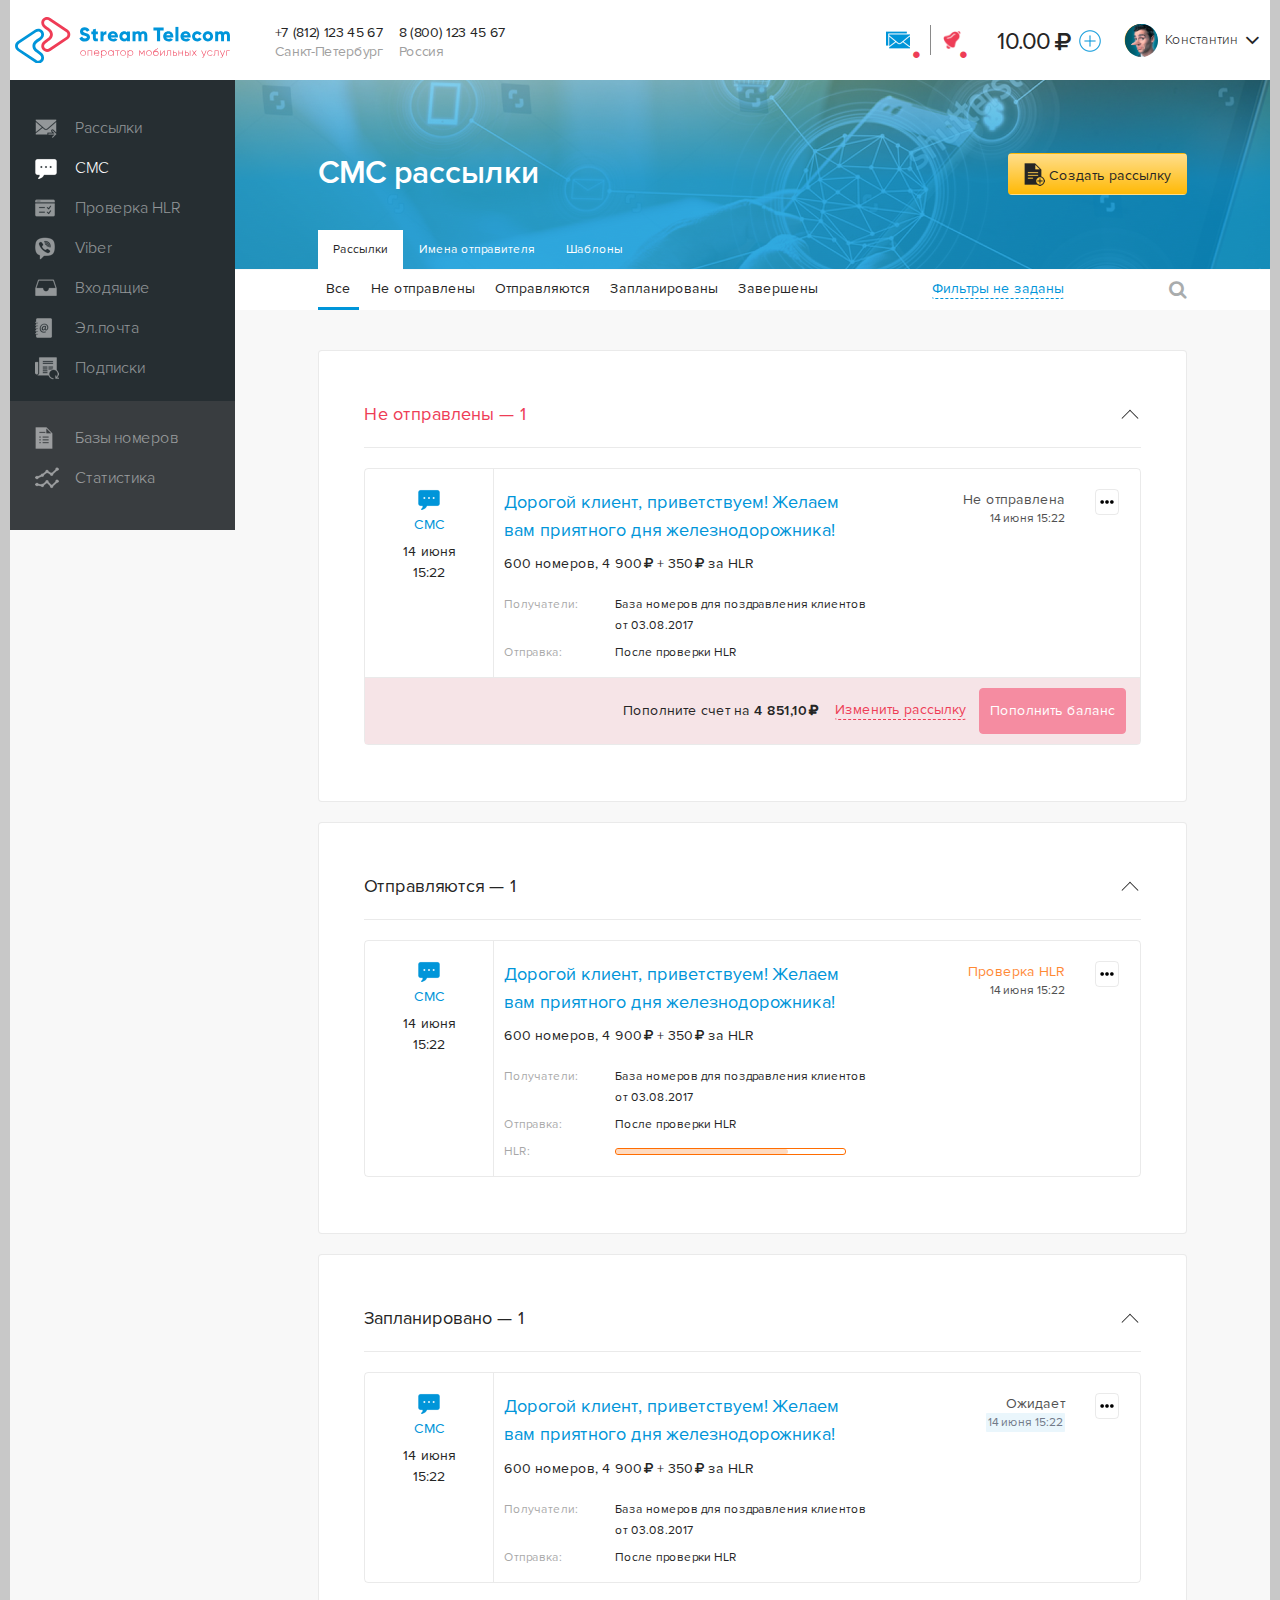
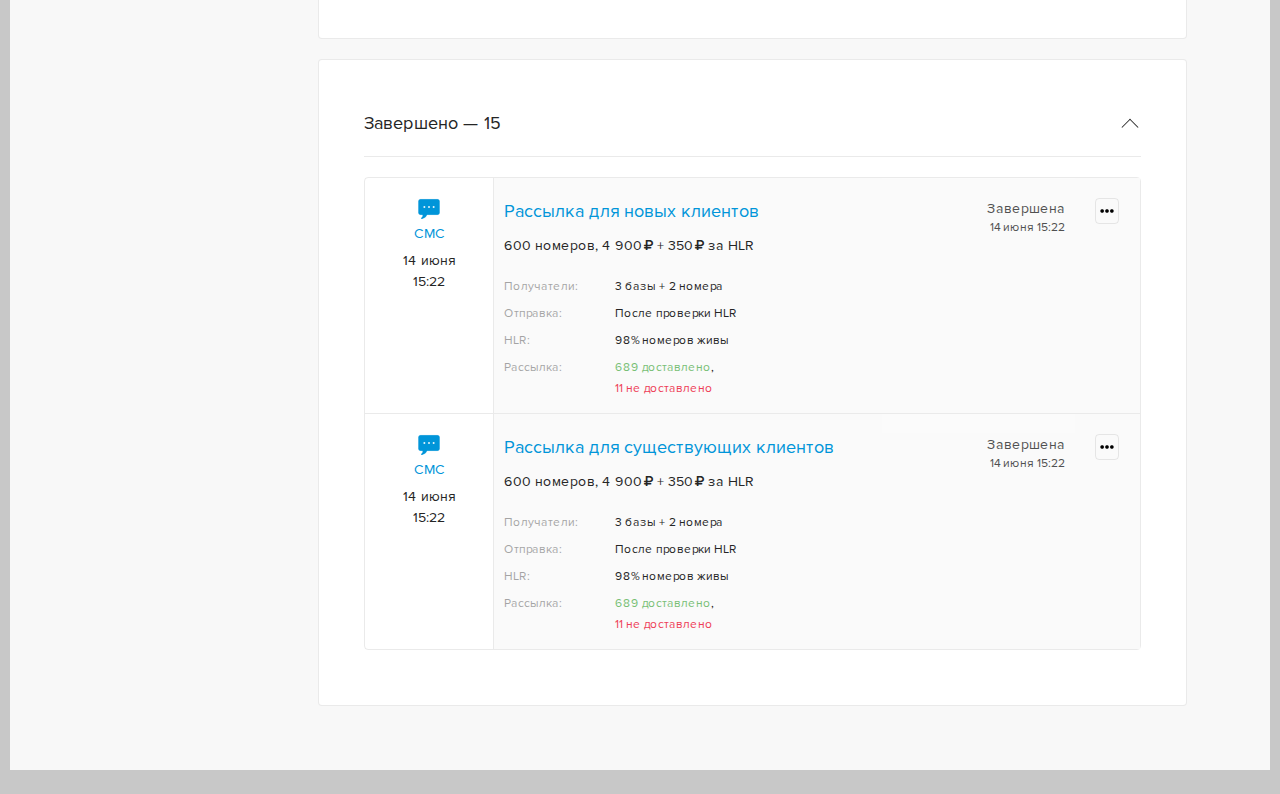
<file: StreamTelecom-git/sms1.html>
<!DOCTYPE html>
<html lang="en">
<head>
	<meta charset="UTF-8">
	<title>СМС рассылки</title>
	<meta name="robots" content="index, follow">
	<meta name="viewport" content="width=device-width, initial-scale=1.0, shrink-to-fit=no">
	<meta http-equiv="x-ua-compatible" content="ie=edge">
	<link rel="stylesheet" href="assets/css/spook.css"/>
	<link rel="stylesheet" href="assets/css/style.css"/>
	<script src="assets/js/modernizr-custom.js" type="javascript"></script>
</head>
<body>

<div class="container grid-xl">
	<header>
		<div class="logobox leftboxer">
			<a href="#" class="logobox"><img src="images/logo-st-300x65.svg" alt="logo"></a>
		</div>
		<div class="userbox rightboxer">
			<div class="phones">
				<span>+7 (812) 123 45 67<dfn>Санкт-Петербург</dfn></span>
				<span>8 (800) 123 45 67<dfn>Россия</dfn></span>
			</div>
			<div class="usermenu">
				<span>
					<img class="mbri-user" src="images/user.jpg" alt="user">
					Константин
				</span>
				<i class="fa fa-angle-down"></i>
			</div>
			<div class="payinfo">
				<span>10.00</span>
				<i class="fa fa-rub"></i>
			</div>
			<div class="communion">
				<span class="u-mess"></span>
				<span class="u-bell"></span>
			</div>
		</div>
	</header>
	<main>
		<div class="sidebox leftboxer">
			<div class="sidebar">
				<ul class="menu-links">
					<li class="menu-link respond"><a href="#">Рассылки</a></li>
					<li class="menu-link sms active"><a href="#">СМС</a></li>
					<li class="menu-link hlr"><a href="#">Проверка HLR</a></li>
					<li class="menu-link viber" ><a href="#">Viber</a></li>
					<li class="menu-link inbox"><a href="#">Входящие</a></li>
					<li class="menu-link mail"><a href="#">Эл.почта</a></li>
					<li class="menu-link subscr" ><a href="#">Подписки</a></li>
				</ul>
			</div>
			<div class="sidebar">
				<ul class="menu-links">
					<li class="menu-link base"><a href="#">Базы номеров</a></li>
					<li class="menu-link stat"><a href="#">Статистика</a></li>
				</ul>
			</div>
		</div>
		<div class="mainbox rightboxer">
			<div class="herobox hb-sms">
				<h1>СМС рассылки<button class="btn btn-yellow btn-resp">Создать рассылку</button></h1>
			</div>
			<div class="menu-plus">
				<ul>
					<li><a class="active" href="#">Рассылки</a></li>
					<li><a href="#">Имена отправителя</a></li>
					<li><a href="#">Шаблоны</a></li>
				</ul>
			</div>
			<div class="filter menu-plus-sub">
				<div class="filter-content">
					<div class="fbox">
						<a href="#" class="active">Все</a>
						<a href="#" class="">Не отправлены</a>
						<a href="#" class="">Отправляются</a>
						<a href="#" class="">Запланированы</a>
						<a href="#" class="">Завершены</a>
					</div>
					<div class="fbox">
						<button class="btn btn-link clean">Фильтры не заданы</button>
					</div>
					<div class="fbox">
						<i class="fa fa-search"></i>
					</div>
				</div>
			</div>
			<div class="contenido standardpage">
				<div class="whitebox">
					<div class="accordion">
						<input type="checkbox" id="accordion-1" name="accordion-checkbox" hidden checked>
						<label class="accordion-header" for="accordion-1">
							<i class="icon icon-arrow-down mr-1"></i>
							<span class="negative">Не отправлены &mdash; <var>1</var></span>
						</label>
						<div class="accordion-body">
							<div class="wp-body">
								<div class="wrapper">
									<div class="tablo picker">
										<div class="rowbox -colgroup">
											<div class="columns">
												<div class="one text-center column col-2">
													<p class="icon-text -sms">
														<img src="assets/img/icons/sms-small.png" alt="sms">
														CMC
													</p>
													<p>14 июня<br>15:22</p>
												</div>
												<div class="two column col-6">
													<h4>Дорогой клиент, приветствуем! Желаем вам приятного дня железнодорожника!</h4>
													<p>600 номеров, <span class="rubs">4 900</span> + <span class="rubs">350</span> за HLR</p>
													<p class="-pcol">
														<var>Получатели:</var>
														<dfn>База номеров для поздравления клиентов от 03.08.2017</dfn></p>
													<p class="-pcol">
														<var>Отправка:</var>
														<dfn>После проверки HLR</dfn>
													</p>
												</div>
												<div class="three text-right column col-3">
													<p>Не отправлена <span>14 июня 15:22</span></p>
												</div>
												<div class="four text-center column col-1">
													<img class="more-dots" src="assets/img/icons/more.png" alt="more">
												</div>
											</div>
										</div>
										<div class="rowbox -warning -inred">
											<var>Пополните счет на <strong class="rubs">4 851,10</strong></var>
											<button class="btn btn-link">Изменить рассылку</button>
											<button class="btn btn-red">Пополнить баланс</button>
										</div>
									</div>
								</div>
							</div>

						</div>
					</div>
				</div>

				<div class="whitebox">
					<div class="accordion">
						<input type="checkbox" id="accordion-2" name="accordion-checkbox" hidden checked>
						<label class="accordion-header" for="accordion-2">
							<i class="icon icon-arrow-down mr-1"></i>
							<span class="">Отправляются &mdash; <var>1</var></span>
						</label>
						<div class="accordion-body">
							<div class="wp-body">
								<div class="wrapper">
									<div class="tablo picker">
										<div class="rowbox -colgroup">
											<div class="columns">
												<div class="one text-center column col-2">
													<p class="icon-text -sms">
														<img src="assets/img/icons/sms-small.png" alt="sms">
														CMC
													</p>
													<p>14 июня<br>15:22</p>
												</div>
												<div class="two column col-6">
													<h4>Дорогой клиент, приветствуем! Желаем вам приятного дня железнодорожника!</h4>
													<p>600 номеров, <span class="rubs">4 900</span> + <span class="rubs">350</span> за HLR</p>
													<p class="-pcol">
														<var>Получатели:</var>
														<dfn>База номеров для поздравления клиентов от 03.08.2017</dfn></p>
													<p class="-pcol">
														<var>Отправка:</var>
														<dfn>После проверки HLR</dfn>
													</p>
													<p class="-pcol">
														<var>HLR:</var>
														<dfn>
															<span class="progress-bar">
																<abbr style="width: 75%;"></abbr>
															</span>
														</dfn>
													</p>
												</div>
												<div class="three text-right column col-3">
													<p class="text-orange">Проверка HLR <span>14 июня 15:22</span></p>
												</div>
												<div class="four text-center column col-1">
													<img class="more-dots" src="assets/img/icons/more.png" alt="more">
												</div>
											</div>
										</div>
									</div>
								</div>
							</div>

						</div>
					</div>
				</div>

				<div class="whitebox">
					<div class="accordion">
						<input type="checkbox" id="accordion-3" name="accordion-checkbox" hidden checked>
						<label class="accordion-header" for="accordion-3">
							<i class="icon icon-arrow-down mr-1"></i>
							<span class="">Запланировано &mdash; <var>1</var></span>
						</label>
						<div class="accordion-body">
							<div class="wp-body">
								<div class="wrapper">
									<div class="tablo picker">
										<div class="rowbox -colgroup">
											<div class="columns">
												<div class="one text-center column col-2">
													<p class="icon-text -sms">
														<img src="assets/img/icons/sms-small.png" alt="sms">
														CMC
													</p>
													<p>14 июня<br>15:22</p>
												</div>
												<div class="two column col-6">
													<h4>Дорогой клиент, приветствуем! Желаем вам приятного дня железнодорожника!</h4>
													<p>600 номеров, <span class="rubs">4 900</span> + <span class="rubs">350</span> за HLR</p>
													<p class="-pcol">
														<var>Получатели:</var>
														<dfn>База номеров для поздравления клиентов от 03.08.2017</dfn></p>
													<p class="-pcol">
														<var>Отправка:</var>
														<dfn>После проверки HLR</dfn>
													</p>
												</div>
												<div class="three text-right column col-3">
													<p>Ожидает <span><mark>14 июня 15:22</mark></span></p>
												</div>
												<div class="four text-center column col-1">
													<img class="more-dots" src="assets/img/icons/more.png" alt="more">
												</div>
											</div>
										</div>
									</div>
								</div>
							</div>

						</div>
					</div>
				</div>

				<div class="whitebox">
					<div class="accordion">
						<input type="checkbox" id="accordion-4" name="accordion-checkbox" hidden checked>
						<label class="accordion-header" for="accordion-4">
							<i class="icon icon-arrow-down mr-1"></i>
							<span class="">Завершено &mdash; <var>15</var></span>
						</label>
						<div class="accordion-body">
							<div class="wp-body">
								<div class="wrapper">
									<div class="tablo picker">
										<div class="rowbox -colgroup">
											<div class="columns">
												<div class="one text-center column col-2">
													<p class="icon-text -sms">
														<img src="assets/img/icons/sms-small.png" alt="sms">
														CMC
													</p>
													<p>14 июня<br>15:22</p>
												</div>
												<div class="two grey-fa-bg column col-6">
													<h4>Рассылка для новых клиентов</h4>
													<p>600 номеров, <span class="rubs">4 900</span> + <span class="rubs">350</span> за HLR</p>
													<p class="-pcol">
														<var>Получатели:</var>
														<dfn>3 базы + 2 номера</dfn>
													</p>
													<p class="-pcol">
														<var>Отправка:</var>
														<dfn>После проверки HLR</dfn>
													</p>
													<p class="-pcol">
														<var>HLR:</var>
														<dfn>98% номеров живы</dfn>
													</p>
													<p class="-pcol">
														<var>Рассылка:</var>
														<dfn><span class="text-green">689 доставлено</span>, <br><span class="text-red">11 не доставлено</span></dfn>
													</p>
												</div>
												<div class="three grey-fa-bg text-right column col-3">
													<p>Завершена <span>14 июня 15:22</span></p>
												</div>
												<div class="four grey-fa-bg text-center column col-1">
													<img class="more-dots" src="assets/img/icons/more.png" alt="more">
												</div>
											</div>
										</div>
										<div class="rowbox -colgroup">
											<div class="columns">
												<div class="one text-center column col-2">
													<p class="icon-text -sms">
														<img src="assets/img/icons/sms-small.png" alt="sms">
														CMC
													</p>
													<p>14 июня<br>15:22</p>
												</div>
												<div class="two grey-fa-bg column col-6">
													<h4>Рассылка для существующих клиентов</h4>
													<p>600 номеров, <span class="rubs">4 900</span> + <span class="rubs">350</span> за HLR</p>
													<p class="-pcol">
														<var>Получатели:</var>
														<dfn>3 базы + 2 номера</dfn>
													</p>
													<p class="-pcol">
														<var>Отправка:</var>
														<dfn>После проверки HLR</dfn>
													</p>
													<p class="-pcol">
														<var>HLR:</var>
														<dfn>98% номеров живы</dfn>
													</p>
													<p class="-pcol">
														<var>Рассылка:</var>
														<dfn><span class="text-green">689 доставлено</span>, <br><span class="text-red">11 не доставлено</span></dfn>
													</p>
												</div>
												<div class="three grey-fa-bg text-right column col-3">
													<p>Завершена <span>14 июня 15:22</span></p>
												</div>
												<div class="four grey-fa-bg text-center column col-1">
													<img class="more-dots" src="assets/img/icons/more.png" alt="more">
												</div>
											</div>
										</div>
									</div>
								</div>
							</div>

						</div>
					</div>
				</div>


			</div>
		</div>
	</main>
</div>


<script src="assets/jquery/jquery-2.2.2.min.js"></script>
<script src="assets/js/script.js"></script>
</body>
</html>
</file>
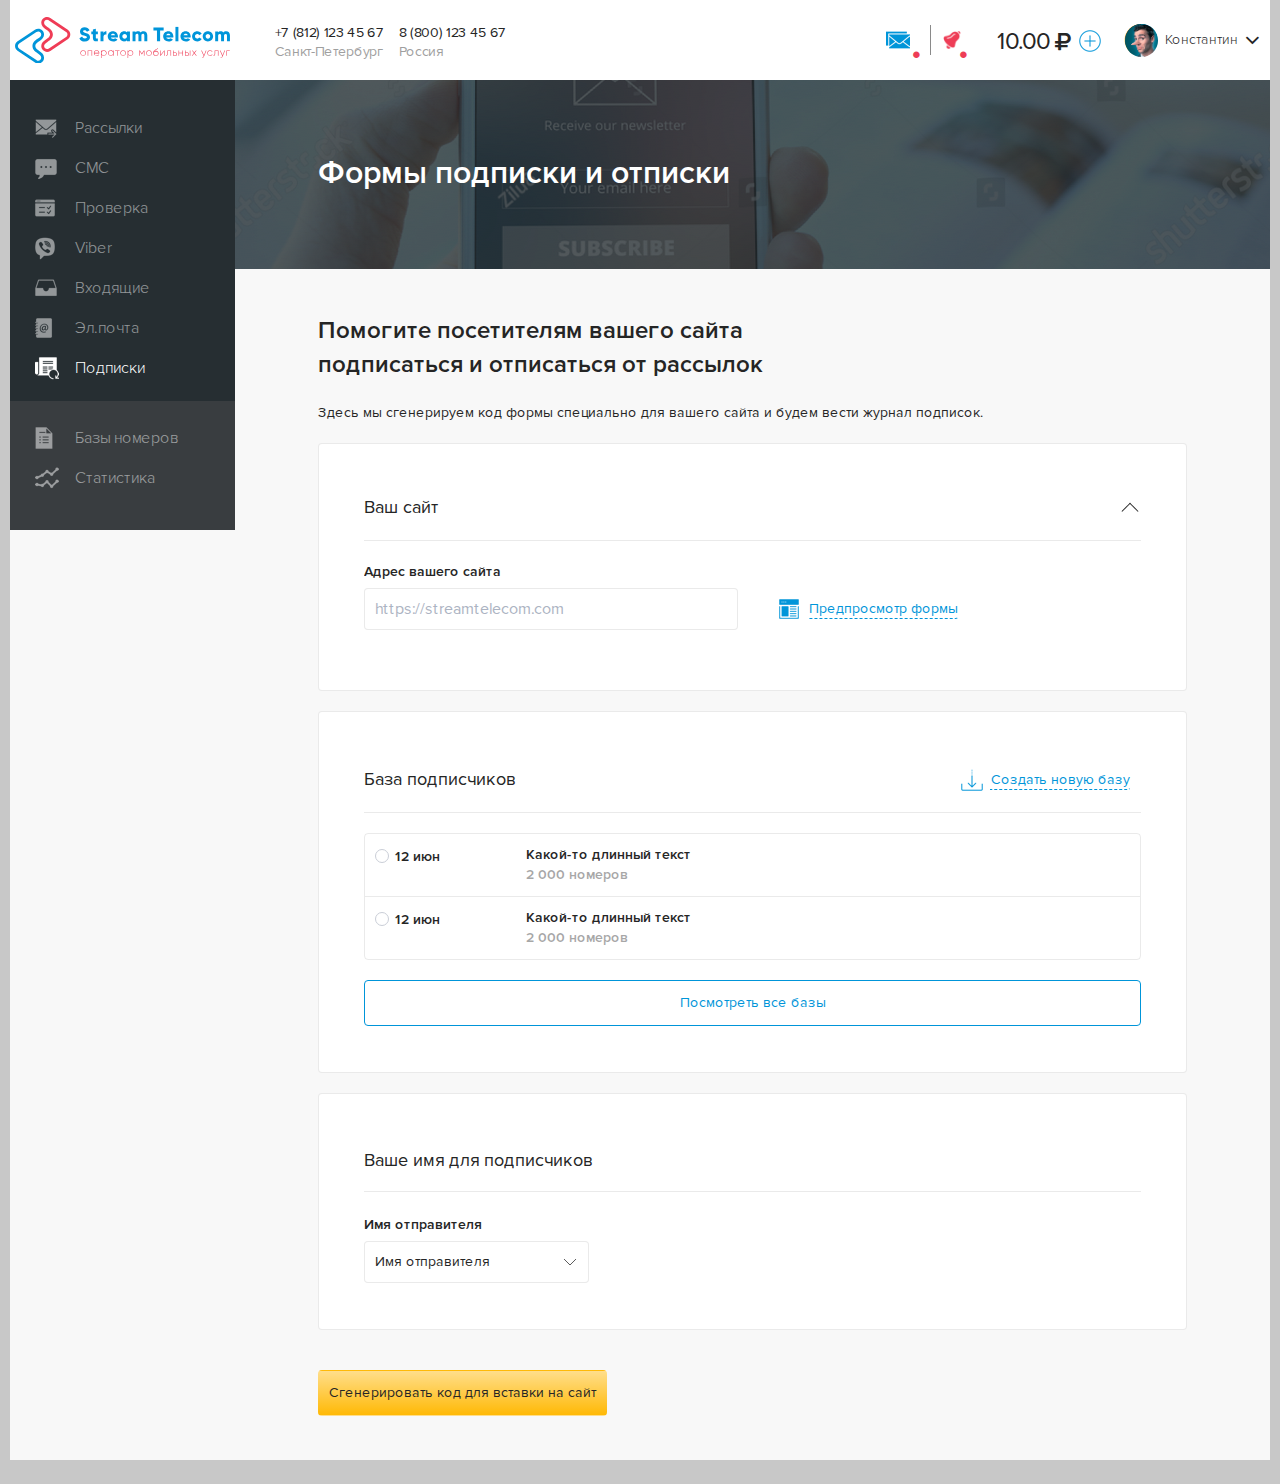
<file: StreamTelecom-git/subscribe.html>
<!DOCTYPE html>
<html lang="en">
<head>
	<meta charset="UTF-8">
	<title>Subscribe page</title>
	<meta name="robots" content="index, follow">
	<meta name="viewport" content="width=device-width, initial-scale=1.0, shrink-to-fit=no">
	<meta http-equiv="x-ua-compatible" content="ie=edge">
	<link rel="stylesheet" href="assets/css/spook.css"/>
	<link rel="stylesheet" href="assets/css/style.css"/>
	<script src="assets/js/modernizr-custom.js" type="javascript"></script>
</head>
<body>

<div class="container grid-xl">
	<header>
		<div class="logobox leftboxer">
			<a href="#" class="logobox"><img src="images/logo-st-300x65.svg" alt="logo"></a>
		</div>
		<div class="userbox rightboxer">
			<div class="phones">
				<span>+7 (812) 123 45 67<dfn>Санкт-Петербург</dfn></span>
				<span>8 (800) 123 45 67<dfn>Россия</dfn></span>
			</div>
			<div class="usermenu">
				<span>
					<img class="mbri-user" src="images/user.jpg" alt="user">
					Константин
				</span>
				<i class="fa fa-angle-down"></i>
			</div>
			<div class="payinfo">
				<span>10.00</span>
				<i class="fa fa-rub"></i>
			</div>
			<div class="communion">
				<span class="u-mess"></span>
				<span class="u-bell"></span>
			</div>
		</div>
	</header>

	<main>
		<div class="sidebox leftboxer">
			<div class="sidebar">
				<ul class="menu-links">
					<li class="menu-link respond"><a href="#">Рассылки</a></li>
					<li class="menu-link sms"><a href="#">СМС</a></li>
					<li class="menu-link hlr"><a href="#">Проверка</a></li>
					<li class="menu-link viber" ><a href="#">Viber</a></li>
					<li class="menu-link inbox"><a href="#">Входящие</a></li>
					<li class="menu-link mail"><a href="#">Эл.почта</a></li>
					<li class="menu-link subscr active" ><a href="#">Подписки</a></li>
				</ul>
			</div>
			<div class="sidebar">
				<ul class="menu-links">
					<li class="menu-link base"><a href="#">Базы номеров</a></li>
					<li class="menu-link stat"><a href="#">Статистика</a></li>
				</ul>
			</div>
		</div>
		<div class="mainbox rightboxer">
			<div class="herobox hb-sform">
				<h1>Формы подписки и отписки</h1>
			</div>
			<div class="contenido standardpage">
				<h2>Помогите посетителям вашего сайта <br>подписаться и отписаться от рассылок</h2>
				<p>Здесь мы сгенерируем код формы специально для вашего сайта и будем вести журнал подписок.</p>

				<div class="whitebox">
					<div class="accordion">
						<input type="checkbox" id="accordion-1" name="accordion-checkbox" hidden checked>
						<label class="accordion-header" for="accordion-1">
							<i class="icon icon-arrow-down mr-1"></i>
							<span>Ваш сайт</span>
						</label>
						<div class="accordion-body">
							<div class="wrapper">
								<div class="form-group">
									<label class="form-label" for="sitename">Адрес вашего сайта</label>
									<div class="columns col-gapless">
										<div class="column col-6">
											<input class="form-input" type="text" id="sitename" placeholder="https://streamtelecom.com">
										</div>
										<div class="column col-6">
											<button class="btn btn-link i-preview">Предпросмотр формы</button>
										</div>
									</div>
								</div>

							</div>
						</div>
					</div>
				</div><!-- // .whitebox -->

				<div class="whitebox">
					<h2>
						<button class="btn btn-link i-newdb">Создать новую базу</button>
						База подписчиков
					</h2>
					<div class="wb-body">
						<div class="wrapper">
							<div class="tablo picker">
								<div class="form-group">
									<div class="rowbox">
										<label class="form-label" for="item001">
											<span>Какой-то длинный текст</span>
											<dfn>2 000 номеров</dfn>
										</label>
										<label class="form-radio">
											<input type="radio" name="radiogroup" id="item001">
											<i class="form-icon"></i><var class="date">12 июн</var>
										</label>
									</div>
									<div class="rowbox">
										<label class="form-label" for="item002">
											<span>Какой-то длинный текст</span>
											<dfn>2 000 номеров</dfn>
										</label>
										<label class="form-radio">
											<input type="radio" name="radiogroup" id="item002">
											<i class="form-icon"></i><var class="date">12 июн</var>
										</label>
									</div>
								</div>
							</div>
							<p><button class="btn btn-big">Посмотреть все базы</button></p>
						</div>
					</div>
				</div><!-- // .whitebox -->

				<div class="whitebox">
					<h2>
						Ваше имя для подписчиков
					</h2>
					<div class="wb-body">
						<div class="wrapper">
							<div class="form-group">
								<label for="senderName">Имя отправителя</label>
								<select class="form-select" id="senderName">
									<option>Имя отправителя</option>
									<option>Konstantin</option>
									<option>John</option>
									<option>Bob</option>
								</select>
							</div>
						</div>
					</div>
				</div><!-- // .whitebox -->
				<button class="btn btn-yellow">Сгенерировать код для вставки на сайт</button>
			</div>
		</div>

	</main>
</div>

<script src="assets/jquery/jquery-2.2.2.min.js"></script>
<script src="assets/js/script.js"></script>
</body>
</html>
</file>
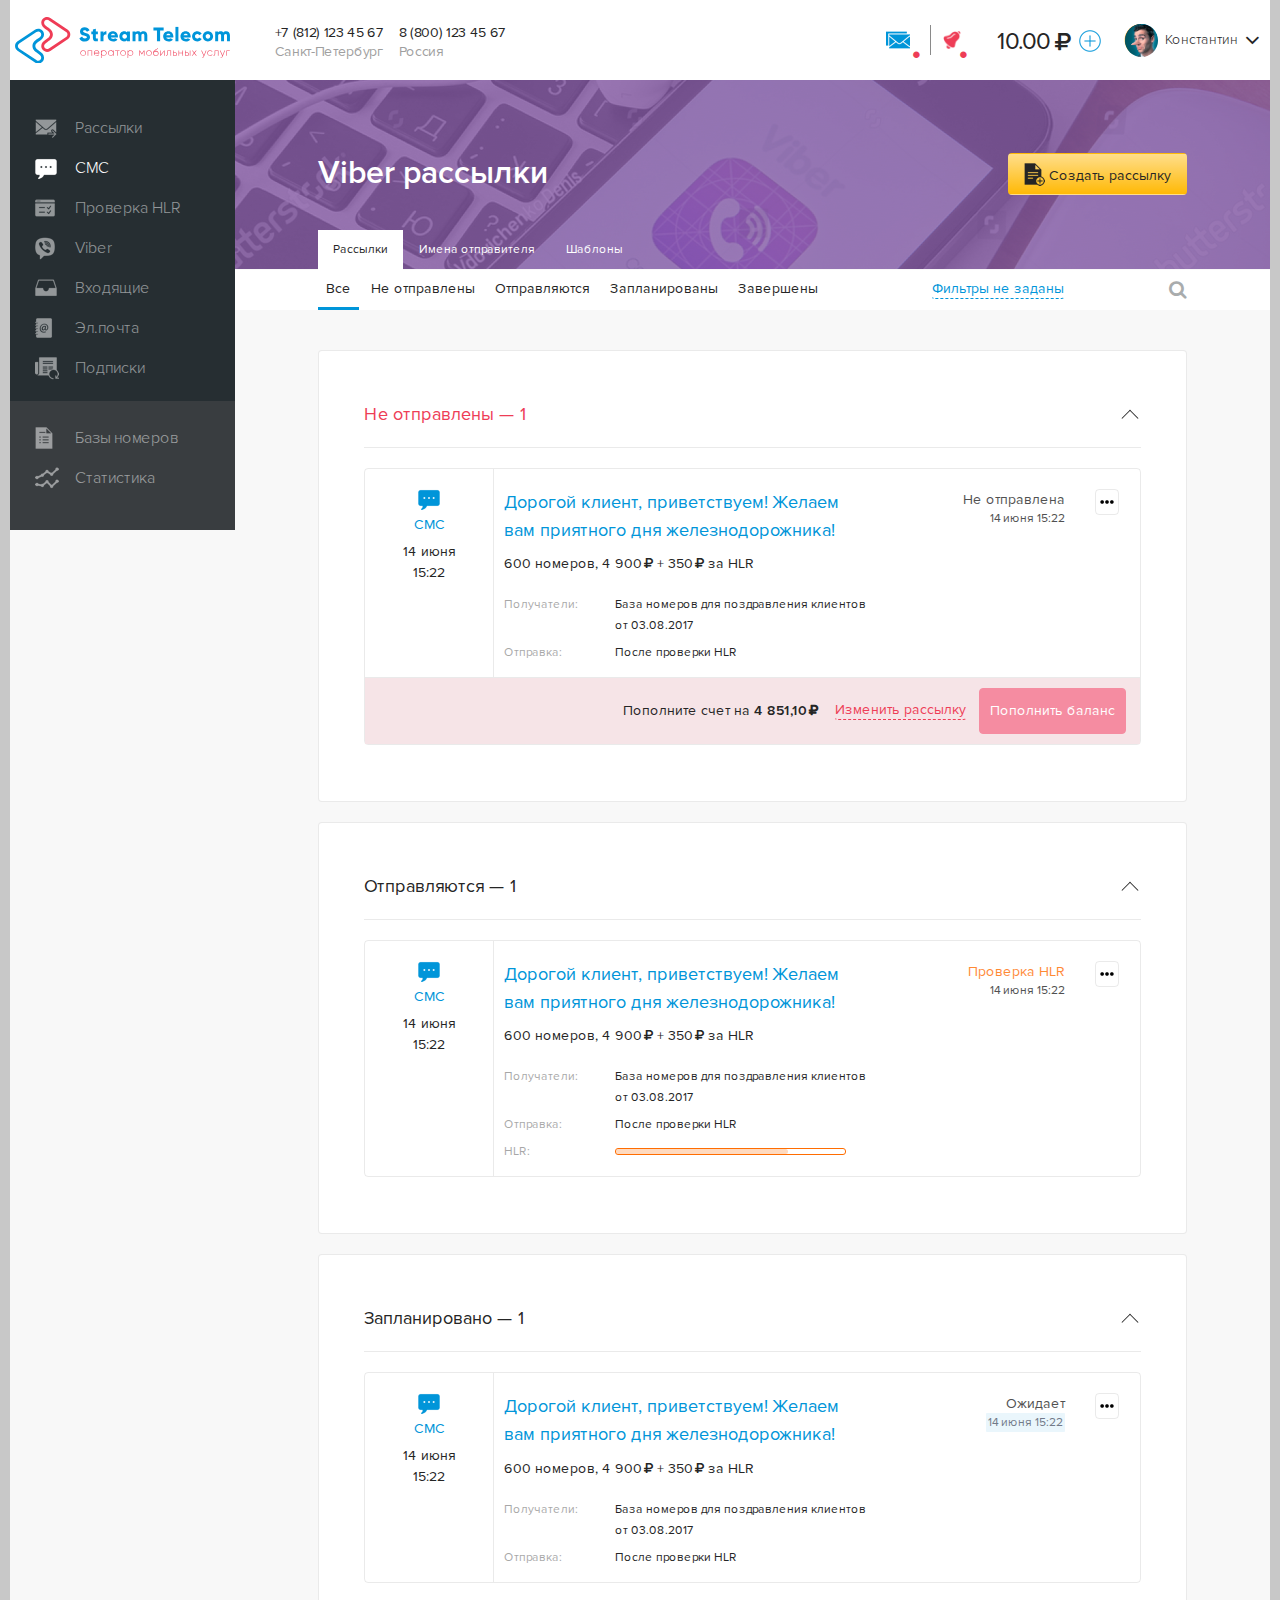
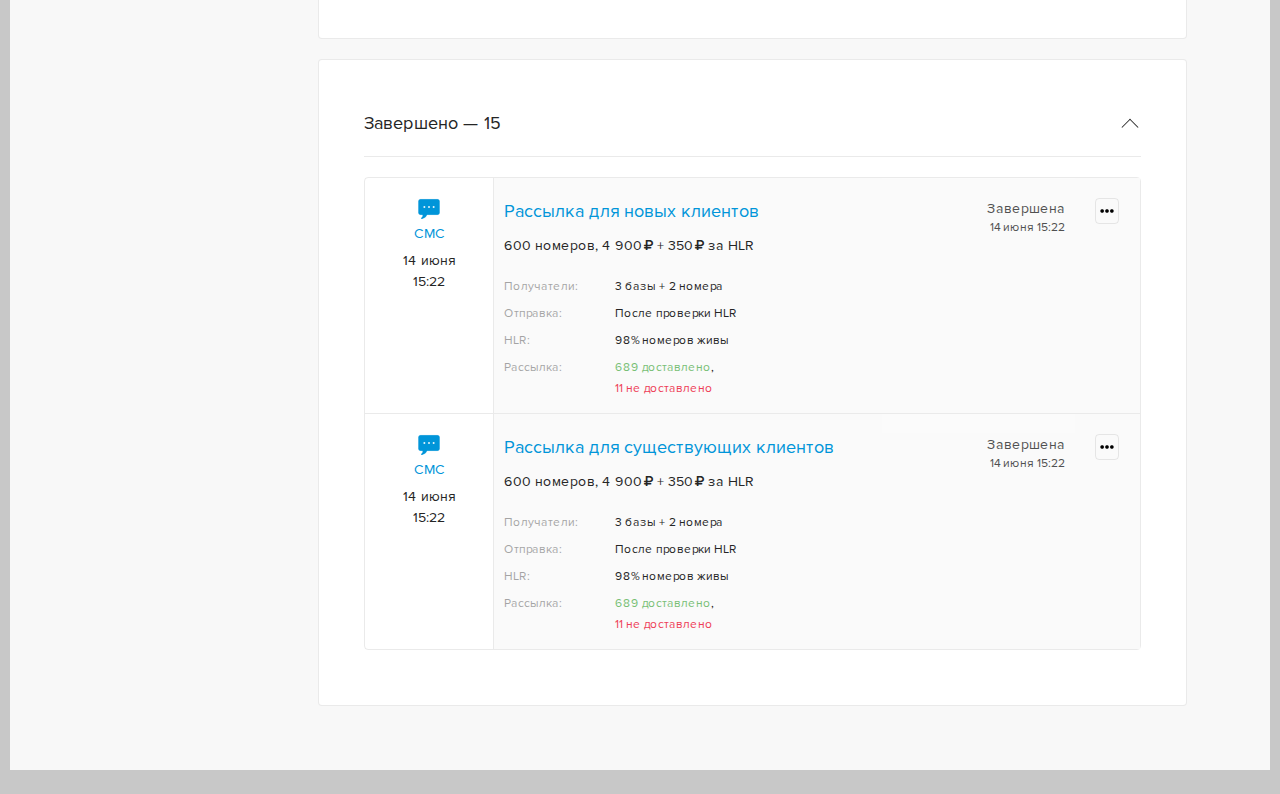
<file: StreamTelecom-git/viber.html>
<!DOCTYPE html>
<html lang="en">
<head>
	<meta charset="UTF-8">
	<title>Viber рассылки</title>
	<meta name="robots" content="index, follow">
	<meta name="viewport" content="width=device-width, initial-scale=1.0, shrink-to-fit=no">
	<meta http-equiv="x-ua-compatible" content="ie=edge">
	<link rel="stylesheet" href="assets/css/spook.css"/>
	<link rel="stylesheet" href="assets/css/style.css"/>
	<script src="assets/js/modernizr-custom.js" type="javascript"></script>
</head>
<body>

<div class="container grid-xl">
	<header>
		<div class="logobox leftboxer">
			<a href="#" class="logobox"><img src="images/logo-st-300x65.svg" alt="logo"></a>
		</div>
		<div class="userbox rightboxer">
			<div class="phones">
				<span>+7 (812) 123 45 67<dfn>Санкт-Петербург</dfn></span>
				<span>8 (800) 123 45 67<dfn>Россия</dfn></span>
			</div>
			<div class="usermenu">
				<span>
					<img class="mbri-user" src="images/user.jpg" alt="user">
					Константин
				</span>
				<i class="fa fa-angle-down"></i>
			</div>
			<div class="payinfo">
				<span>10.00</span>
				<i class="fa fa-rub"></i>
			</div>
			<div class="communion">
				<span class="u-mess"></span>
				<span class="u-bell"></span>
			</div>
		</div>
	</header>
	<main>
		<div class="sidebox leftboxer">
			<div class="sidebar">
				<ul class="menu-links">
					<li class="menu-link respond"><a href="#">Рассылки</a></li>
					<li class="menu-link sms active"><a href="#">СМС</a></li>
					<li class="menu-link hlr"><a href="#">Проверка HLR</a></li>
					<li class="menu-link viber" ><a href="#">Viber</a></li>
					<li class="menu-link inbox"><a href="#">Входящие</a></li>
					<li class="menu-link mail"><a href="#">Эл.почта</a></li>
					<li class="menu-link subscr" ><a href="#">Подписки</a></li>
				</ul>
			</div>
			<div class="sidebar">
				<ul class="menu-links">
					<li class="menu-link base"><a href="#">Базы номеров</a></li>
					<li class="menu-link stat"><a href="#">Статистика</a></li>
				</ul>
			</div>
		</div>
		<div class="mainbox rightboxer">
			<div class="herobox hb-viber">
				<h1>Viber рассылки<button class="btn btn-yellow btn-resp">Создать рассылку</button></h1>
			</div>
			<div class="menu-plus">
				<ul>
					<li><a class="active" href="#">Рассылки</a></li>
					<li><a href="#">Имена отправителя</a></li>
					<li><a href="#">Шаблоны</a></li>
				</ul>
			</div>
			<div class="filter menu-plus-sub">
				<div class="filter-content">
					<div class="fbox">
						<a href="#" class="active">Все</a>
						<a href="#" class="">Не отправлены</a>
						<a href="#" class="">Отправляются</a>
						<a href="#" class="">Запланированы</a>
						<a href="#" class="">Завершены</a>
					</div>
					<div class="fbox">
						<button class="btn btn-link clean">Фильтры не заданы</button>
					</div>
					<div class="fbox">
						<i class="fa fa-search"></i>
					</div>
				</div>
			</div>
			<div class="contenido standardpage">
				<div class="whitebox">
					<div class="accordion">
						<input type="checkbox" id="accordion-1" name="accordion-checkbox" hidden checked>
						<label class="accordion-header" for="accordion-1">
							<i class="icon icon-arrow-down mr-1"></i>
							<span class="negative">Не отправлены &mdash; <var>1</var></span>
						</label>
						<div class="accordion-body">
							<div class="wp-body">
								<div class="wrapper">
									<div class="tablo picker">
										<div class="rowbox -colgroup">
											<div class="columns">
												<div class="one text-center column col-2">
													<p class="icon-text -sms">
														<img src="assets/img/icons/sms-small.png" alt="sms">
														CMC
													</p>
													<p>14 июня<br>15:22</p>
												</div>
												<div class="two column col-6">
													<h4>Дорогой клиент, приветствуем! Желаем вам приятного дня железнодорожника!</h4>
													<p>600 номеров, <span class="rubs">4 900</span> + <span class="rubs">350</span> за HLR</p>
													<p class="-pcol">
														<var>Получатели:</var>
														<dfn>База номеров для поздравления клиентов от 03.08.2017</dfn></p>
													<p class="-pcol">
														<var>Отправка:</var>
														<dfn>После проверки HLR</dfn>
													</p>
												</div>
												<div class="three text-right column col-3">
													<p>Не отправлена <span>14 июня 15:22</span></p>
												</div>
												<div class="four text-center column col-1">
													<img class="more-dots" src="assets/img/icons/more.png" alt="more">
												</div>
											</div>
										</div>
										<div class="rowbox -warning -inred">
											<var>Пополните счет на <strong class="rubs">4 851,10</strong></var>
											<button class="btn btn-link">Изменить рассылку</button>
											<button class="btn btn-red">Пополнить баланс</button>
										</div>
									</div>
								</div>
							</div>

						</div>
					</div>
				</div>

				<div class="whitebox">
					<div class="accordion">
						<input type="checkbox" id="accordion-2" name="accordion-checkbox" hidden checked>
						<label class="accordion-header" for="accordion-2">
							<i class="icon icon-arrow-down mr-1"></i>
							<span class="">Отправляются &mdash; <var>1</var></span>
						</label>
						<div class="accordion-body">
							<div class="wp-body">
								<div class="wrapper">
									<div class="tablo picker">
										<div class="rowbox -colgroup">
											<div class="columns">
												<div class="one text-center column col-2">
													<p class="icon-text -sms">
														<img src="assets/img/icons/sms-small.png" alt="sms">
														CMC
													</p>
													<p>14 июня<br>15:22</p>
												</div>
												<div class="two column col-6">
													<h4>Дорогой клиент, приветствуем! Желаем вам приятного дня железнодорожника!</h4>
													<p>600 номеров, <span class="rubs">4 900</span> + <span class="rubs">350</span> за HLR</p>
													<p class="-pcol">
														<var>Получатели:</var>
														<dfn>База номеров для поздравления клиентов от 03.08.2017</dfn></p>
													<p class="-pcol">
														<var>Отправка:</var>
														<dfn>После проверки HLR</dfn>
													</p>
													<p class="-pcol">
														<var>HLR:</var>
														<dfn>
															<span class="progress-bar">
																<abbr style="width: 75%;"></abbr>
															</span>
														</dfn>
													</p>
												</div>
												<div class="three text-right column col-3">
													<p class="text-orange">Проверка HLR <span>14 июня 15:22</span></p>
												</div>
												<div class="four text-center column col-1">
													<img class="more-dots" src="assets/img/icons/more.png" alt="more">
												</div>
											</div>
										</div>
									</div>
								</div>
							</div>

						</div>
					</div>
				</div>

				<div class="whitebox">
					<div class="accordion">
						<input type="checkbox" id="accordion-3" name="accordion-checkbox" hidden checked>
						<label class="accordion-header" for="accordion-3">
							<i class="icon icon-arrow-down mr-1"></i>
							<span class="">Запланировано &mdash; <var>1</var></span>
						</label>
						<div class="accordion-body">
							<div class="wp-body">
								<div class="wrapper">
									<div class="tablo picker">
										<div class="rowbox -colgroup">
											<div class="columns">
												<div class="one text-center column col-2">
													<p class="icon-text -sms">
														<img src="assets/img/icons/sms-small.png" alt="sms">
														CMC
													</p>
													<p>14 июня<br>15:22</p>
												</div>
												<div class="two column col-6">
													<h4>Дорогой клиент, приветствуем! Желаем вам приятного дня железнодорожника!</h4>
													<p>600 номеров, <span class="rubs">4 900</span> + <span class="rubs">350</span> за HLR</p>
													<p class="-pcol">
														<var>Получатели:</var>
														<dfn>База номеров для поздравления клиентов от 03.08.2017</dfn></p>
													<p class="-pcol">
														<var>Отправка:</var>
														<dfn>После проверки HLR</dfn>
													</p>
												</div>
												<div class="three text-right column col-3">
													<p>Ожидает <span><mark>14 июня 15:22</mark></span></p>
												</div>
												<div class="four text-center column col-1">
													<img class="more-dots" src="assets/img/icons/more.png" alt="more">
												</div>
											</div>
										</div>
									</div>
								</div>
							</div>

						</div>
					</div>
				</div>

				<div class="whitebox">
					<div class="accordion">
						<input type="checkbox" id="accordion-4" name="accordion-checkbox" hidden checked>
						<label class="accordion-header" for="accordion-4">
							<i class="icon icon-arrow-down mr-1"></i>
							<span class="">Завершено &mdash; <var>15</var></span>
						</label>
						<div class="accordion-body">
							<div class="wp-body">
								<div class="wrapper">
									<div class="tablo picker">
										<div class="rowbox -colgroup">
											<div class="columns">
												<div class="one text-center column col-2">
													<p class="icon-text -sms">
														<img src="assets/img/icons/sms-small.png" alt="sms">
														CMC
													</p>
													<p>14 июня<br>15:22</p>
												</div>
												<div class="two grey-fa-bg column col-6">
													<h4>Рассылка для новых клиентов</h4>
													<p>600 номеров, <span class="rubs">4 900</span> + <span class="rubs">350</span> за HLR</p>
													<p class="-pcol">
														<var>Получатели:</var>
														<dfn>3 базы + 2 номера</dfn>
													</p>
													<p class="-pcol">
														<var>Отправка:</var>
														<dfn>После проверки HLR</dfn>
													</p>
													<p class="-pcol">
														<var>HLR:</var>
														<dfn>98% номеров живы</dfn>
													</p>
													<p class="-pcol">
														<var>Рассылка:</var>
														<dfn><span class="text-green">689 доставлено</span>, <br><span class="text-red">11 не доставлено</span></dfn>
													</p>
												</div>
												<div class="three grey-fa-bg text-right column col-3">
													<p>Завершена <span>14 июня 15:22</span></p>
												</div>
												<div class="four grey-fa-bg text-center column col-1">
													<img class="more-dots" src="assets/img/icons/more.png" alt="more">
												</div>
											</div>
										</div>
										<div class="rowbox -colgroup">
											<div class="columns">
												<div class="one text-center column col-2">
													<p class="icon-text -sms">
														<img src="assets/img/icons/sms-small.png" alt="sms">
														CMC
													</p>
													<p>14 июня<br>15:22</p>
												</div>
												<div class="two grey-fa-bg column col-6">
													<h4>Рассылка для существующих клиентов</h4>
													<p>600 номеров, <span class="rubs">4 900</span> + <span class="rubs">350</span> за HLR</p>
													<p class="-pcol">
														<var>Получатели:</var>
														<dfn>3 базы + 2 номера</dfn>
													</p>
													<p class="-pcol">
														<var>Отправка:</var>
														<dfn>После проверки HLR</dfn>
													</p>
													<p class="-pcol">
														<var>HLR:</var>
														<dfn>98% номеров живы</dfn>
													</p>
													<p class="-pcol">
														<var>Рассылка:</var>
														<dfn><span class="text-green">689 доставлено</span>, <br><span class="text-red">11 не доставлено</span></dfn>
													</p>
												</div>
												<div class="three grey-fa-bg text-right column col-3">
													<p>Завершена <span>14 июня 15:22</span></p>
												</div>
												<div class="four grey-fa-bg text-center column col-1">
													<img class="more-dots" src="assets/img/icons/more.png" alt="more">
												</div>
											</div>
										</div>
									</div>
								</div>
							</div>

						</div>
					</div>
				</div>


			</div>
		</div>
	</main>
</div>


<script src="assets/jquery/jquery-2.2.2.min.js"></script>
<script src="assets/js/script.js"></script>
</body>
</html>
</file>
<file: StreamTelecom-git/assets/css/style.css>
html{font-size:62.5%;line-height:1.5}body{min-width:1024px;overflow:auto;font-family:"Proxima Nova Rg", sans-serif;font-weight:300;color:#252525;font-size:1.6rem;background-color:#c8c8c8}body .text-blue{color:#0095d9 !important}body .text-blue span{color:#252525 !important}body .text-red{color:#ee3d56 !important}body .text-red span{color:#252525 !important}body .text-orange{color:#ff6d01 !important}body .text-orange span{color:#252525 !important}body .text-violet{color:#865aa8 !important}body .text-violet span{color:#252525 !important}body .text-brown{color:#775348 !important}body .text-brown span{color:#252525 !important}body .text-green{color:#78bf75 !important}body .text-green span{color:#252525 !important}body .text-grey{color:#8a8a8a !important}body .text-grey span{color:#252525 !important}body .grey-fa-bg{background-color:#fafafa !important}body .grey-fa-color{color:#fafafa !important}body h1,body h2,body h3,body h6{font-family:"Proxima Nova Sb", sans-serif;font-weight:600;line-height:1.3}body h1{font-size:3.2rem}body h2,body h3{font-size:2.2rem;margin-top:20px}body h4,body h5{font-size:1.8rem}body h6{font-size:1.6rem}body .btn{font-size:1.4rem}body p{font-family:"Proxima Nova Rg", sans-serif;font-weight:300;margin-bottom:6px}body p.-pcol{font-size:12px;color:#252525;line-height:1.75}body p.-pcol:after{content:".";display:block;height:0;clear:both;visibility:hidden}body p.-pcol var{opacity:.4;display:block;float:left;width:30%}body p.-pcol dfn{display:block;margin-left:30%}body strong{font-family:"Proxima Nova Sb", sans-serif;font-weight:600}body dfn{font-style:normal}body .negative{color:#ee3d56}body .more-dots{display:inline-block;padding:10px 4px;margin:0 4px;border:1px solid rgba(50,50,50,0.1);-moz-border-radius:4px;-webkit-border-radius:4px;border-radius:4px;cursor:pointer}body .rubs{display:inline-block}body .rubs::after{content:'\f158';font-family:"FontAwesome", sans-serif;font-size:90%;margin-left:2px}body a{color:#0095d9}.form-group+.form-group{margin-top:15px}.form-group label{font-family:"Proxima Nova Sb", sans-serif;font-weight:600;font-size:14px;line-height:1;color:#252525;padding:4px 0}.form-group label .fa{font-size:125%;margin-left:.3ex;cursor:pointer;position:relative;top:.2ex;color:#9f9f9f}.form-group .form-input{font-family:"Proxima Nova Rg", sans-serif;font-weight:300;font-size:16px;color:#252525;border-color:rgba(50,50,50,0.1);padding:20px 10px;margin:5px 0;-moz-border-radius:4px;-webkit-border-radius:4px;border-radius:4px}.form-group .form-input:focus{border-color:#0095d9;-webkit-box-shadow:none;-moz-box-shadow:none;box-shadow:none}.form-group .form-radio{padding-left:20px}.form-group .form-radio .form-icon{width:14px;height:14px;line-height:1;top:.5ex}.form-group .form-checkbox{padding-left:20px;font-family:"Proxima Nova Rg", sans-serif;font-weight:300}.form-group .form-checkbox .form-icon{width:14px;height:14px;line-height:1;top:.5ex}.form-group .form-checkbox input:checked+.form-icon::before{border:1px solid white;-webkit-box-shadow:0 0 1px;-moz-box-shadow:0 0 1px;box-shadow:0 0 1px;-moz-border-radius:2px;-webkit-border-radius:2px;border-radius:2px;width:15px;height:15px;left:3px;top:7px;-webkit-transform:rotate(0deg);-moz-transform:rotate(0deg);-ms-transform:rotate(0deg);-o-transform:rotate(0deg);transform:rotate(0deg)}.form-group .form-checkbox input:checked+.form-icon,.form-group .form-radio input:checked+.form-icon,.form-group .form-switch input:checked+.form-icon{background:#0095d9;border-color:#0095d9}.form-group .col-gapless .column{padding-right:15px}.form-group .col-gapless .column:nth-child(2n){padding-right:0;padding-left:15px}.form-group .twocols-column .form-select{width:100% !important}.form-group cite{font-style:normal;font-size:75%;color:#9f9f9f;position:relative}.form-group.twocols:after{content:".";display:block;height:0;clear:both;visibility:hidden}.form-group.twocols+.twocols{margin-top:20px}.form-group.twocols .twocols-column{position:relative;float:left;margin:0}.form-group.twocols .col-left{width:60%;padding:0 7px 0 0}.form-group.twocols .col-right{width:40%;padding:0 0 0 7px}.form-group textarea.noresize{resize:none;width:100%;height:100px}.form-group textarea.noresize+.textarea-tools{display:flex;align-items:center;justify-content:space-between;width:100%;height:40px;padding:4px;margin:0;font-size:12px;position:relative;top:-9px;background-color:#f4f4f4;border:.05rem solid #caced7;border-top:none;-moz-border-radius:0 0 4px 4px;-webkit-border-radius:0 0 4px 4px;border-radius:0 0 4px 4px}.form-group textarea.noresize+.textarea-tools span{display:inline-block;padding:2px 6px 0 6px;margin:0;line-height:1}.subgroup,.simplebox.subgroup{margin-top:0;padding-left:1.4em}.input-group label{padding:0;margin:0}.input-group .form-input{font-family:"Proxima Nova Rg", sans-serif;font-weight:300;font-size:16px;color:#252525;padding:20px 10px;margin:5px 0;-moz-border-radius:4px;-webkit-border-radius:4px;border-radius:4px}.input-group.douplet{display:inline-block;width:auto}.input-group.douplet label{display:inline-block;width:150px;padding:8px 10px;border:1px solid rgba(50,50,50,0.1)}.input-group.douplet label input[type=time]{border-color:transparent;font-size:14px;width:auto;padding:0;margin:0;display:inline-block;font-weight:bold}.input-group.douplet label:first-of-type{-moz-border-radius:4px 0 0 4px;-webkit-border-radius:4px 0 0 4px;border-radius:4px 0 0 4px}.input-group.douplet label:last-of-type{-moz-border-radius:0 4px 4px 0;-webkit-border-radius:0 4px 4px 0;border-radius:0 4px 4px 0;border-left:none;margin-left:-4px}.btn{font-family:"Proxima Nova Rg", sans-serif;font-weight:300;font-size:14px;color:#252525;line-height:1;padding:15px 10px;margin:20px 10px;height:auto;width:auto;background-color:#ffffff;border:1px solid #252525;cursor:pointer;-moz-border-radius:4px;-webkit-border-radius:4px;border-radius:4px}.btn .btn:focus,.btn .btn:hover{border-color:#252525}.btn.btn-primary{background-color:#ffffff;border:1px solid #0095d9;color:#0095d9}.btn.btn-primary:focus,.btn.btn-primary:hover{background-color:#0095d9;border:1px solid #0095d9;color:#ffffff}.btn.btn-primary.-yellow{background-color:#ffffff;border-color:#ffb906;color:#252525}.btn.btn-primary.-yellow:hover,.btn.btn-primary.-yellow:focus{background-color:#ffb906;border-color:#ffb906;color:#252525}.btn.btn-link{font-family:"Proxima Nova Rg", sans-serif;font-weight:300;font-size:14px;color:#0095d9;padding:10px 0 2px 0;margin-bottom:8px;margin-top:0;border-bottom:1px dashed #0095d9;position:relative;white-space:normal}.btn.btn-link.clean{margin:0;padding-top:0}.btn.btn-link.i-stop{color:#ee3d56;margin-left:0;margin-right:5px;border-bottom-color:#ee3d56}.btn.btn-link.i-stop+.fa{position:relative;top:.7ex}.btn.btn-link.i-preview,.btn.btn-link.i-newdb,.btn.btn-link.i-newtmp,.btn.btn-link.i-newnumb,.btn.btn-link.i-stop{padding:18px 0 2px 30px}.btn.btn-link.i-preview::before{content:'';display:block;width:29px;height:39px;background:#fff url("../img/icons/preview.png") no-repeat 0 50%;position:absolute;top:6px;left:0}.btn.btn-link.i-newdb::before{content:'';display:block;width:29px;height:39px;background:#fff url("../img/icons/new-base.png") no-repeat 0 50%;position:absolute;top:6px;left:0}.btn.btn-link.i-newtmp::before{content:'';display:block;width:29px;height:39px;background:#fff url("../img/icons/template.png") no-repeat 0 50%;position:absolute;top:6px;left:0}.btn.btn-link.i-newnumb::before{content:'';display:block;width:29px;height:39px;background:#fff url("../img/icons/new-number.png") no-repeat 0 50%;position:absolute;top:6px;left:0}.btn.btn-link.i-stop::before{content:'';display:block;width:29px;height:39px;background:#fff url("../img/icons/stop-base.png") no-repeat 0 50%;position:absolute;top:6px;left:0}.btn.btn-big{display:block;width:100%;height:auto;margin:20px 0;padding:15px;text-align:center;font-family:"Proxima Nova Rg", sans-serif;font-weight:300;font-size:14px;color:#0095d9;border:1px solid #0095d9;background-color:#ffffff;-moz-border-radius:4px;-webkit-border-radius:4px;border-radius:4px}.btn.btn-small{display:inline-block;width:auto;height:auto;margin:0 0 0 6px;padding:7px;font-size:12px;color:#ffffff;background-color:#0095d9;border-color:#0095d9;-moz-border-radius:4px;-webkit-border-radius:4px;border-radius:4px}.btn.btn-yellow{display:inline-block;width:auto;height:auto;margin:20px 0 0 0;padding:15px 10px;text-align:center;font-family:"Proxima Nova Rg", sans-serif;font-weight:300;font-size:14px;color:#252525;border:1px solid transparent;background:#ffde8b;background:-moz-linear-gradient(top, #ffde8b 0%, #ffb906 100%);background:-webkit-linear-gradient(top, #ffde8b 0%, #ffb906 100%);background:linear-gradient(to bottom, #ffde8b 0%, #ffb906 100%);filter:progid:DXImageTransform.Microsoft.gradient( startColorstr='#ffde8b', endColorstr='#ffb906',GradientType=0 );-moz-border-radius:4px;-webkit-border-radius:4px;border-radius:4px}.btn.btn-yellow.btn-resp{display:inline-block;margin:0;padding:15px 15px 15px 40px;position:relative;max-height:42px;color:#252525}.btn.btn-yellow.btn-resp::before{content:'';display:block;width:21px;height:23px;background:transparent url("../img/icons/new-resp.png") no-repeat 0 0;position:absolute;top:9px;left:15px}.btn.btn-red{background-color:#f58ca1;border-color:#f58ca1;color:#ffffff}.btn.btn-red:focus,.btn.btn-red:hover{background-color:#f58ca1;border-color:#f58ca1}p>.btn{margin-left:0}.prompt{display:block;font-size:12px !important;margin:15px 0 0 0;padding:0 0 0 9px;border-left:2px solid #ee3d56}.prompt+.prompt{margin-top:0;padding-top:15px}.st-panel{display:block;margin:20px 0;padding:10px;background-color:#ffffff;border:1px solid rgba(50,50,50,0.1);font-family:"Proxima Nova Rg", sans-serif;font-weight:300;font-size:16px;color:#252525;-moz-border-radius:4px;-webkit-border-radius:4px;border-radius:4px}.st-panel p{margin:0;font-size:16px !important}.st-panel .column{display:flex;align-items:center}.st-panel .column .btn:last-of-type{margin-right:0}.st-panel .column.text-right{justify-content:flex-end}.st-panel .btn{margin:0 6px}.st-panel.-inred{background-color:#f6e4e7;border-color:#f65b7e}.st-panel.-inred .btn{background-color:#f58ca1;border-color:#f58ca1;color:#ffffff}.st-panel.-inred .btn:focus,.st-panel.-inred .btn:hover{border-color:#f58ca1}.st-panel.fullwidth{margin:20px -5.9% 0 -5.9%;padding:25px 5.9%;border:none;background-color:#f6e4e7;-moz-border-radius:0 0 4px 4px;-webkit-border-radius:0 0 4px 4px;border-radius:0 0 4px 4px}.st-panel.fullwidth h2{margin-top:0;margin-bottom:0 !important}.st-panel.fullwidth h2 .btn-link{float:none !important;padding-top:0 !important}.st-panel.fullwidth p{font-size:14px !important}*:focus,a:hover,a:focus,.btn:focus{-webkit-box-shadow:none;-moz-box-shadow:none;box-shadow:none}.linker{display:block;position:absolute;left:0;top:0;right:0;bottom:0;text-decoration:none !important}.linker.topay{background-color:#f6e4e7;border:1px solid #ee3d56;padding:10px 10px 50px 10px;font-size:13px;color:#252525}.linker.topay .rubs{font-size:15px;font-family:"Proxima Nova Sb", sans-serif;font-weight:600;width:auto;display:inline-block;position:absolute;left:10px;bottom:16px}.linker.topay .btn{padding:10px 5px;position:absolute;right:10px;bottom:10px;margin:0}.linker.topay dfn{white-space:nowrap}var,dfn{font-style:normal}.-pcol{font-size:12px;color:#252525;line-height:1.75}.-pcol:after{content:".";display:block;height:0;clear:both;visibility:hidden}.-pcol var{opacity:.4;display:block;float:left;width:30%}.-pcol dfn{display:block;margin-left:30%;opacity:1 !important}.progress-bar{display:inline-block;width:90%;height:7px !important;color:#ff6d01;background-color:transparent;border:1px solid #ff6d01;position:relative;margin:0;padding:0;opacity:1;-moz-border-radius:3px;-webkit-border-radius:3px;border-radius:3px}.progress-bar abbr{background-color:rgba(255,109,1,0.25);min-width:6px;position:absolute;left:0;top:0;bottom:0;-moz-border-radius:3px;-webkit-border-radius:3px;border-radius:3px}.filter{width:100%;height:40px;display:flex;align-items:center;background-color:#ffffff}.filter+.contenido,.filter+.contenido.standardpage{padding-top:40px}.filter+.contenido>*:first-child,.filter+.contenido.standardpage>*:first-child{margin-top:0}.filter .filter-content{margin:0;padding:0 8%;line-height:1.1;color:#252525;font-size:14px;width:100%;display:flex;justify-content:space-between;align-items:center}.filter .filter-content .fa-search{font-size:135%}.filter.menu-plus-sub .filter-content>.fbox:first-of-type a{padding:11px 8px 0 8px;text-decoration:none;display:inline-block;height:40px;border-bottom-color:transparent;color:#252525}.filter.menu-plus-sub .filter-content>.fbox:first-of-type a:hover,.filter.menu-plus-sub .filter-content>.fbox:first-of-type a:focus,.filter.menu-plus-sub .filter-content>.fbox:first-of-type a.active{text-decoration:none;border-bottom:3px solid #0095d9;color:#252525}.fa-search{color:#a9acad;cursor:pointer}.menu-plus{width:100%;height:40px;display:flex;align-items:center;background-color:transparent;position:absolute;top:150px;left:0;right:0}.menu-plus ul{display:block;list-style:none;margin:0 8%;padding:0}.menu-plus ul:after{content:".";display:block;height:0;clear:both;visibility:hidden}.menu-plus ul li{display:block;width:auto;height:auto;margin:0 1px 0 0;padding:0;float:left}.menu-plus ul li a{display:inline-block;padding:0 15px;line-height:40px;white-space:nowrap;text-decoration:none;font-size:12px;color:#ffffff}.menu-plus ul li a:hover,.menu-plus ul li a:focus,.menu-plus ul li a.active{text-decoration:none;background-color:#ffffff;color:#252525}.incuts:after{content:".";display:block;height:0;clear:both;visibility:hidden}.incuts var{display:block;float:left;font-size:12px;color:#0095d9;width:49.9%;margin:0;padding:4px 4px 4px 0}.rowbox.fleks{width:100%;display:flex;align-items:stretch;justify-content:space-between}.rowbox.fleks .fleks-col{display:flex;justify-content:center;flex-direction:column}.rowbox.fleks .fleks-col>*:first-child{margin-top:0}.rowbox.fleks .fleks-col .btn{margin:0 !important}.container{padding-left:10px;padding-right:10px}.container.topic{padding:0}.container.grid-xl{max-width:1260px}.columns{margin-left:-10px;margin-right:-10px}.columns>.column{padding:0 10px}.columns.grid-common{margin-left:-10px;margin-right:-10px}.columns.grid-common>.column{padding:0 10px}.columns.grid-common>.column.onside{background-color:#393d40}.columns.grid-common>.column .wrapper{margin:0 -10px;padding:0}.columns.grid-common>.column .wrapper .sidebar{background-color:#262e32;padding:25px 10px 10px 12px}.columns.grid-common>.column .wrapper .sidebar+.sidebar{background-color:transparent;padding-top:14px}.columns.grid-common>.column .wrapper.contenido{padding:25px 20px 20px 20px;background-color:#f8f8f8}.columns.grid-common>.column .wrapper.contenido *:first-child{margin-top:0}.leftboxer{width:225px;float:left}.rightboxer{display:block;margin:0 0 0 225px}main{margin-right:-10px;margin-left:-10px;background-color:#f8f8f8}main:after{content:".";display:block;height:0;clear:both;visibility:hidden}main .sidebox{background-color:#393d40;min-height:450px}main .sidebox .sidebar{background-color:#262e32;padding:25px 10px 10px 25px}main .sidebox .sidebar+.sidebar{background-color:transparent;padding-top:14px}main .mainbox{min-height:450px;position:relative}main .mainbox>.contenido{margin:0;padding:44px 8%}header{background-color:#ffffff;height:80px;margin-left:-10px;margin-right:-10px}header:after{content:".";display:block;height:0;clear:both;visibility:hidden}header .logobox{height:80px;display:flex;align-items:center;justify-content:center}header .logobox img,header .logobox .svg,header .logobox svg{display:block;width:100%;max-width:215px;height:auto}header .userbox:after{content:".";display:block;height:0;clear:both;visibility:hidden}header .phones{height:80px;display:flex;flex-direction:row;align-items:center;justify-content:center;margin:0;padding:.75ex 5px 0 5px;line-height:1.3;font-size:14px;font-family:"Proxima Nova Rg", sans-serif;font-weight:300;width:30%;float:left}header .phones span{display:inline-block;width:auto;text-align:left;margin-right:15px;color:#252525;letter-spacing:-.05ex}header .phones span:last-of-type{margin-right:0}header .phones span dfn{display:block;color:#9f9f9f}header .communion{display:flex;align-items:center;justify-content:flex-end;height:80px;width:auto;float:right;margin:0 20px;padding:0 10px;line-height:30px}header .communion span{display:inline-block;position:relative;text-align:center;margin:0;padding:0 2px;cursor:pointer;width:45px;height:30px}header .communion span.u-mess{background:url("../img/icons/message.png") no-repeat 0 50%;background-size:auto 18px}header .communion span.u-bell{background:url("../img/icons/bell.png") no-repeat 100% 50%;background-size:auto 18px}header .communion span::after{content:'\2022';display:block;position:absolute;left:25px;bottom:2px;font-size:30px;line-height:0;color:#ee3d56}header .communion span.u-bell::after{left:27px}header .communion span.u-bell{width:30px}header .communion span:first-of-type{border-right:1px solid #8a8a8a}header .communion .fa{font-size:2rem;line-height:40px;width:30px;color:#8a8a8a}header .communion .fa.fa-comments-o{color:#0095d9}header .communion .fa.fa-bell-o{color:#ee3d56}header .payinfo{display:flex;align-items:center;justify-content:flex-end;width:auto;float:right;margin:5px 10px 0 10px;padding:0;background:url("../img/icons/add-balance.png") no-repeat 100% 49%;background-size:auto 22px;color:#252525;font-size:2.4rem;font-family:"Proxima Nova Rg", sans-serif;font-weight:300;cursor:pointer;line-height:30px;height:73px}header .payinfo span{display:inline-block;margin:0 5px 0 -4px;padding:0}header .payinfo .fa{font-size:22px;position:relative;top:0;margin-right:30px}header .payinfo .fa.fa-plus{width:23px;height:23px;line-height:23px;text-align:center;margin:0 10px;color:#0095d9;border:1px solid #0095d9;-moz-border-radius:50%;-webkit-border-radius:50%;border-radius:50%;cursor:pointer}header .payinfo .mbri-plus{display:inline-block;position:relative;top:-1px;font-size:70%;font-weight:bold;width:20px;height:20px;line-height:16px;text-align:center;padding:2px;margin:0 10px;color:#0095d9;border:1px solid #0095d9;-moz-border-radius:50%;-webkit-border-radius:50%;border-radius:50%}header .payinfo .i-plus{display:inline-block;position:relative;top:4px;margin:0 3px}header .usermenu{display:flex;align-items:center;justify-content:flex-end;width:auto;float:right;position:relative;margin:0 10px;padding:0;color:#252525;font-size:1.4rem;cursor:pointer;line-height:30px;height:80px;font-family:"Proxima Nova Lt", sans-serif;font-weight:300}header .usermenu span{position:relative;line-height:32px;display:inline-block;margin:0 4px;padding:0 0 0 40px}header .usermenu span::before{content:'\e98c';font-family:'MobiriseIcons', sans-serif;font-size:32px;font-weight:normal;width:32px;height:32px;position:absolute;top:0;left:0;z-index:5}header .usermenu img.mbri-user{width:33px;height:33px;display:inline-block;position:absolute;top:0;left:0;z-index:10;-webkit-border-radius:50%;-moz-border-radius:50%;border-radius:50%}header .usermenu .fa-question{width:21px;height:24px;text-align:center;padding:2px;border:1px solid #0095d9;-moz-border-radius:3px;-webkit-border-radius:3px;border-radius:3px}header .usermenu .fa-angle-down{font-size:23px;line-height:1;position:relative;top:-1px;margin-left:3px}.sidebar{color:#ffffff}.sidebar a{color:white}.sidebar .menu-links{margin:0;padding:0;list-style:none}.sidebar .menu-links .menu-link{margin:6px 0;padding:0}.sidebar .menu-links .menu-link.sms a{background-image:url("../img/icons/menu-sms.png")}.sidebar .menu-links .menu-link.mail a{background-image:url("../img/icons/menu-email.png")}.sidebar .menu-links .menu-link.viber a{background-image:url("../img/icons/menu-viber.png")}.sidebar .menu-links .menu-link.respond a{background-image:url("../img/icons/menu-respoders.png")}.sidebar .menu-links .menu-link.hlr a{background-image:url("../img/icons/menu-hlr.png")}.sidebar .menu-links .menu-link.subscr a{background-image:url("../img/icons/menu-podp.png")}.sidebar .menu-links .menu-link.inbox a{background-image:url("../img/icons/menu-inbox.png")}.sidebar .menu-links .menu-link.base a{background-image:url("../img/icons/menu-base.png")}.sidebar .menu-links .menu-link.stat a{background-image:url("../img/icons/menu-stat.png")}.sidebar .menu-links .menu-link a{font-family:"Proxima Nova Lt", sans-serif;font-weight:300;display:block;background:no-repeat 0 50%;line-height:1;padding:9px 0 9px 40px;color:#fff;-moz-transition:color ease-in-out .2s;-webkit-transition:color ease-in-out .2s;transition:color ease-in-out .2s;opacity:.5}.sidebar .menu-links .menu-link a:hover,.sidebar .menu-links .menu-link a:focus,.sidebar .menu-links .menu-link.active a{text-decoration:none;color:#fff;-webkit-box-shadow:none;-moz-box-shadow:none;box-shadow:none;opacity:1}.sidebar .menu-links.menu-homepage a{opacity:1}.cards{overflow:hidden;margin:0 -15px;padding:20px 0 0 0}.cards .wrapcard{width:33.333333%;height:auto;float:left;margin:0;padding:0 15px 30px 15px}.cards .card{position:relative;width:100%;height:225px;float:left;align-items:center;margin:0;padding:40px 20px 10px 20px;-webkit-box-shadow:1px 2px 2px rgba(50,50,50,0.1);-moz-box-shadow:1px 2px 2px rgba(50,50,50,0.1);box-shadow:1px 2px 2px rgba(50,50,50,0.1);-webkit-border-radius:4px;-moz-border-radius:4px;border-radius:4px}.cards .card.-minicard{height:135px;justify-content:center;padding-top:10px;flex-direction:row}.cards .card.-minicard figure{display:inline-block;margin:0 10px 0 0}.cards .card.-minicard figure img{min-width:45px}.cards .card.-minicard p{display:inline-block;text-align:left}.cards .card.-minicard p strong{font-size:120%}.cards .card.-minicard.no-action figure,.cards .card.-minicard.no-action p{opacity:.25}.cards .card h2{text-align:center;margin:12px 0 6px 0;font-family:"Proxima Nova Sb", sans-serif;font-weight:600;font-size:18px}.cards .card.-sms h2{color:#0095d9}.cards .card.-viber h2{color:#865aa8}.cards .card.-inbox h2{color:#168f82}.cards .card.-hlr h2{color:#775348}.cards .card.-email h2{color:#ff6d01}.cards .card.-api h2{color:#8a8a8a}.cards .card p{text-align:center;margin-bottom:0;line-height:21px;font-family:"Proxima Nova Rg", sans-serif;font-weight:300;font-size:14px;color:#252525}@media only screen and (max-width: 1023px){.cards .card{margin-right:5px;margin-bottom:5px}}.cards .card figure{display:block;width:45px;height:45px;margin:0 auto;padding:0}.cards .card figure img{display:block;width:100%;height:auto}.contenido.standardpage{padding:40px 8%;min-height:450px}.contenido.standardpage h2{font-family:"Proxima Nova Sb", sans-serif;font-weight:600;font-size:24px;line-height:34px;color:#252525;margin-bottom:20px}.contenido.standardpage p{font-family:"Proxima Nova Rg", sans-serif;font-weight:300;font-size:14px;color:#252525}.contenido.standardpage>*:first-child{margin-top:0}.contenido.standardpage .simplebox{margin:20px 0;padding:15px}.contenido.standardpage .whitebox{display:block;margin:20px 0;padding:5.25%;color:#252525;background-color:#ffffff;border:1px solid rgba(50,50,50,0.1);-moz-border-radius:4px;-webkit-border-radius:4px;border-radius:4px}.contenido.standardpage .whitebox.fullwidth{margin:20px -9% 0 -9%;padding:20px 10px;-moz-border-radius:0;-webkit-border-radius:0;border-radius:0}.contenido.standardpage .whitebox.fullwidth .fleks-col{font-size:14px;padding:0 10px}.contenido.standardpage .whitebox.fullwidth .fleks-col .btn+.btn{margin-left:6px !important}.contenido.standardpage .whitebox>h2,.contenido.standardpage .whitebox>h3{margin-top:0}.contenido.standardpage .whitebox .accordion label{overflow:hidden;padding:4px 0;cursor:pointer}.contenido.standardpage .whitebox .accordion label .icon{float:right;margin-top:.6ex}.contenido.standardpage .whitebox .accordion label.accordion-header{font-family:"Proxima Nova Rg", sans-serif;font-weight:300;font-size:18px}.contenido.standardpage .whitebox .accordion .accordion-body{margin:0;padding:0}.contenido.standardpage .whitebox .accordion .accordion-body .wrapper{margin:15px 0 0 0;padding:20px 0 10px 0;border-top:1px solid rgba(50,50,50,0.1)}.contenido.standardpage .whitebox .accordion .accordion-body h4{font-family:"Proxima Nova Sb", sans-serif;font-weight:600;font-size:14px;color:#252525}.contenido.standardpage .whitebox .accordion input:checked ~ .accordion-body,.contenido.standardpage .whitebox .accordion[open] .accordion-body{max-height:1000rem}.contenido.standardpage .whitebox h2{overflow:hidden;padding:4px 0;font-family:"Proxima Nova Rg", sans-serif;font-weight:300;font-size:18px;margin-bottom:10px}.contenido.standardpage .whitebox h2 .btn-link{float:right;padding-top:10px}.contenido.standardpage .whitebox h2 .btn-link::before{background-position:0 0}.contenido.standardpage .whitebox h2 .fa{margin-left:.3ex;cursor:pointer;position:relative;top:.2ex;color:#9f9f9f}.contenido.standardpage .whitebox .wb-body{padding:20px 0 0 0;border-top:1px solid rgba(50,50,50,0.1)}.contenido.standardpage .whitebox .wb-body *:last-child{margin-bottom:0}.contenido.standardpage .whitebox .tablo{border:1px solid rgba(50,50,50,0.1);margin:0;padding:0;-moz-border-radius:4px;-webkit-border-radius:4px;border-radius:4px}.contenido.standardpage .whitebox .tablo:after{content:".";display:block;height:0;clear:both;visibility:hidden}.contenido.standardpage .whitebox .tablo.picker .rowbox{padding:10px;border-bottom:1px solid rgba(50,50,50,0.1);font-family:"Proxima Nova Rg", sans-serif;font-weight:300;font-size:14px;color:#252525}.contenido.standardpage .whitebox .tablo.picker .rowbox.header-group{background-color:#f8f8f8}.contenido.standardpage .whitebox .tablo.picker .rowbox.header-group .form-label{font-size:12px}.contenido.standardpage .whitebox .tablo.picker .rowbox.header-group span{cursor:pointer}.contenido.standardpage .whitebox .tablo.picker .rowbox.header-group span .fa{font-size:125%;margin-left:.25ex;position:relative;top:2px}.contenido.standardpage .whitebox .tablo.picker .rowbox:last-of-type{border-bottom:none}.contenido.standardpage .whitebox .tablo.picker .rowbox:after{content:".";display:block;height:0;clear:both;visibility:hidden}.contenido.standardpage .whitebox .tablo.picker .rowbox.-warning{padding:10px;text-align:right}.contenido.standardpage .whitebox .tablo.picker .rowbox.-warning .btn{margin:0 4px}.contenido.standardpage .whitebox .tablo.picker .rowbox.-warning .btn.btn-link{padding-top:0;margin-left:12px}@media only screen and (max-width: 1100px){.contenido.standardpage .whitebox .tablo.picker .rowbox.-warning var{display:inline-block}}.contenido.standardpage .whitebox .tablo.picker .rowbox.-inred{background-color:#f6e4e7}.contenido.standardpage .whitebox .tablo.picker .rowbox.-inred .btn-link{color:#ee3d56;border-bottom-color:#ee3d56}.contenido.standardpage .whitebox .tablo.picker .rowbox .form-radio{float:left;width:20%}.contenido.standardpage .whitebox .tablo.picker .rowbox .form-label{float:right;width:80%}.contenido.standardpage .whitebox .tablo.picker .rowbox.-colgroup{padding:0 10px}.contenido.standardpage .whitebox .tablo.picker .rowbox.-colgroup>.columns>.column{padding-top:20px;padding-bottom:14px}.contenido.standardpage .whitebox .tablo.picker .rowbox.-colgroup h4{font-family:"Proxima Nova Rg", sans-serif;font-weight:300;font-size:18px;line-height:1.55;color:#0095d9}.contenido.standardpage .whitebox .tablo.picker .rowbox.-colgroup .-pcol{font-size:12px;margin-top:20px}.contenido.standardpage .whitebox .tablo.picker .rowbox.-colgroup .-pcol+.-pcol{margin-top:0}.contenido.standardpage .whitebox .tablo.picker .rowbox.-colgroup .-pcol dfn:after{content:".";display:block;height:0;clear:both;visibility:hidden}.contenido.standardpage .whitebox .tablo.picker .rowbox.-colgroup .column.one{border-right:1px solid rgba(50,50,50,0.1);font-size:12px}.contenido.standardpage .whitebox .tablo.picker .rowbox.-colgroup .column.one .icon-text{font-size:14px}.contenido.standardpage .whitebox .tablo.picker .rowbox.-colgroup .column.three{font-size:14px;opacity:.8}.contenido.standardpage .whitebox .tablo.picker .rowbox.-colgroup .column.three span{font-size:12px;display:block}.contenido.standardpage .whitebox .tablo.picker.five-cols .header-group .form-label{color:#8a8a8a !important}.contenido.standardpage .whitebox .tablo.picker.five-cols .form-group .header-group .form-checkbox .form-icon{top:.6ex}.contenido.standardpage .whitebox .tablo.picker.five-cols .flexy{display:flex;align-items:flex-start;line-height:1.3;padding-right:6px}.contenido.standardpage .whitebox .tablo.picker.five-cols .flexy .form-checkbox{width:14%}.contenido.standardpage .whitebox .tablo.picker.five-cols .flexy .form-checkbox dfn{margin-left:-20px}.contenido.standardpage .whitebox .tablo.picker.five-cols .flexy .form-label{line-height:1.3;color:#252525;font-family:"Proxima Nova Rg", sans-serif;font-weight:300}.contenido.standardpage .whitebox .tablo.picker.five-cols .flexy .form-label.two{width:23%}.contenido.standardpage .whitebox .tablo.picker.five-cols .flexy .form-label.three{width:16%;text-align:center;color:#8a8a8a}.contenido.standardpage .whitebox .tablo.picker.five-cols .flexy .form-label.four{width:18%}.contenido.standardpage .whitebox .tablo.picker.five-cols .flexy .form-label.five{width:23%}.contenido.standardpage .whitebox .tablo.picker.five-cols .flexy .form-label.six{width:6%;text-align:right}.contenido.standardpage .whitebox .tablo.picker.five-cols .flexy .form-label.six img{margin:2px 0 0 0}.contenido.standardpage .whitebox .tablo.picker.five-cols.-four .rowbox{padding:0;position:relative;align-items:stretch}.contenido.standardpage .whitebox .tablo.picker.five-cols.-four .form-checkbox{margin:10px 0 10px 10px}.contenido.standardpage .whitebox .tablo.picker.five-cols.-four .form-label{padding:10px}.contenido.standardpage .whitebox .tablo.picker.five-cols.-four .form-label.two{width:32%}.contenido.standardpage .whitebox .tablo.picker.five-cols.-four .form-label.three{width:22%;text-align:right;padding-right:10px;color:#252525}.contenido.standardpage .whitebox .tablo.picker.five-cols.-four .form-label.four{width:34%;text-align:center;padding:10px;margin:0 -3px 0 0;background-color:#f4f4f4}.contenido.standardpage .whitebox .tablo.picker.five-cols.-four .form-label.four.bg-light{opacity:.4}.contenido.standardpage .whitebox .tablo.picker .rowbox label span,.contenido.standardpage .whitebox .tablo.picker .rowbox label dfn{display:block;height:auto}.contenido.standardpage .whitebox .tablo.picker .rowbox label dfn{padding-top:6px;opacity:.4}.contenido.standardpage .whitebox .tablo.picker .fa-exchange{transform:rotate(90deg);font-size:80% !important;top:0 !important}.contenido.standardpage .whitebox+h3{margin-top:40px}.contenido.standardpage .subgroup,.contenido.standardpage .simplebox.subgroup{margin-top:0;padding-left:1.4em}.herobox{position:relative;top:-1px;display:flex;align-items:center;height:190px;margin:0;padding:0;background-size:cover}.herobox.hb-sform{background:url("../img/lc-bg-5.png") no-repeat 50% 50%}.herobox.hb-responder{background:url("../img/lc-bg-12.png") no-repeat 50% 50%}.herobox.hb-hlr{background:url("../img/lc-bg-2.png") no-repeat 50% 50%}.herobox.hb-inbox{background:url("../img/lc-bg-6.png") no-repeat 50% 50%}.herobox.hb-sms{background:url("../img/lc-bg-3.png") no-repeat 50% 50%}.herobox.hb-viber{background:url("../img/lc-bg-4.png") no-repeat 50% 50%}.herobox.hb-profile{background:url("../img/lc-bg-7.png") no-repeat 50% 50%}.herobox h1{margin:0;padding:0 8%;line-height:1.1;color:#ffffff;width:100%;display:flex;justify-content:space-between;align-items:center}.icon-text{display:block}.icon-text img{display:block;margin:0 auto 4px auto}.icon-text.-sms{color:#0095d9 !important}.icon-text.-viber{color:#865aa8 !important}.accordion input:checked ~ .accordion-header .icon,.accordion[open] .accordion-header .icon{transform:rotate(180deg)}p:last-child,p:last-child .btn{margin-bottom:0}.no{display:none !important}.nomt{margin-top:0 !important}.nomb{margin-bottom:0 !important}.nopb{padding-bottom:0 !important}.mt20{margin-top:20px !important}.pt15{padding-top:15px !important}.pt20{padding-top:20px !important}.pl1em{padding-left:1em}.mark,mark{padding:2px;background-color:#e5f5fc}::-moz-selection{background:#afd3e3}::selection{background:#afd3e3}*:focus{outline:none !important;outline-offset:0}*,*:before,*:after{-webkit-box-sizing:border-box;-moz-box-sizing:border-box;box-sizing:border-box}form{margin:0;padding:0}::-webkit-input-placeholder{color:#cccccc}::-moz-placeholder{color:#cccccc;opacity:1}:-moz-placeholder{color:#cccccc;opacity:1}:-ms-input-placeholder{color:#cccccc}.group:after{content:".";display:block;height:0;clear:both;visibility:hidden}.clearfix:before,.clearfix:after{display:table;content:" "}.clearfix:after{clear:both}.form-select,.form-select:not([multiple]):not([size]){background:url("../img/angle-down-16x10.png") no-repeat 95% 50%;position:relative;font-size:14px;line-height:1;font-family:"Proxima Nova Rg", sans-serif;font-weight:300;height:auto;padding:13px 22px 13px 10px;margin:5px 0;-moz-border-radius:4px;-webkit-border-radius:4px;border-radius:4px;width:auto;min-width:225px;display:block;cursor:pointer;border-color:rgba(50,50,50,0.1)}
</file>
<file: StreamTelecom-git/assets/css/spook.css>
@import "../fonts/font-global.css";
@import "../fonts/font-awesome.min.css";
@import "../fonts/font-mobirise.css";
@import "../spectre/css/spectre-exp.min.css";
@import "../spectre/css/spectre-icons.min.css";
@import "../spectre/css/spectre.min.css";
</file>
